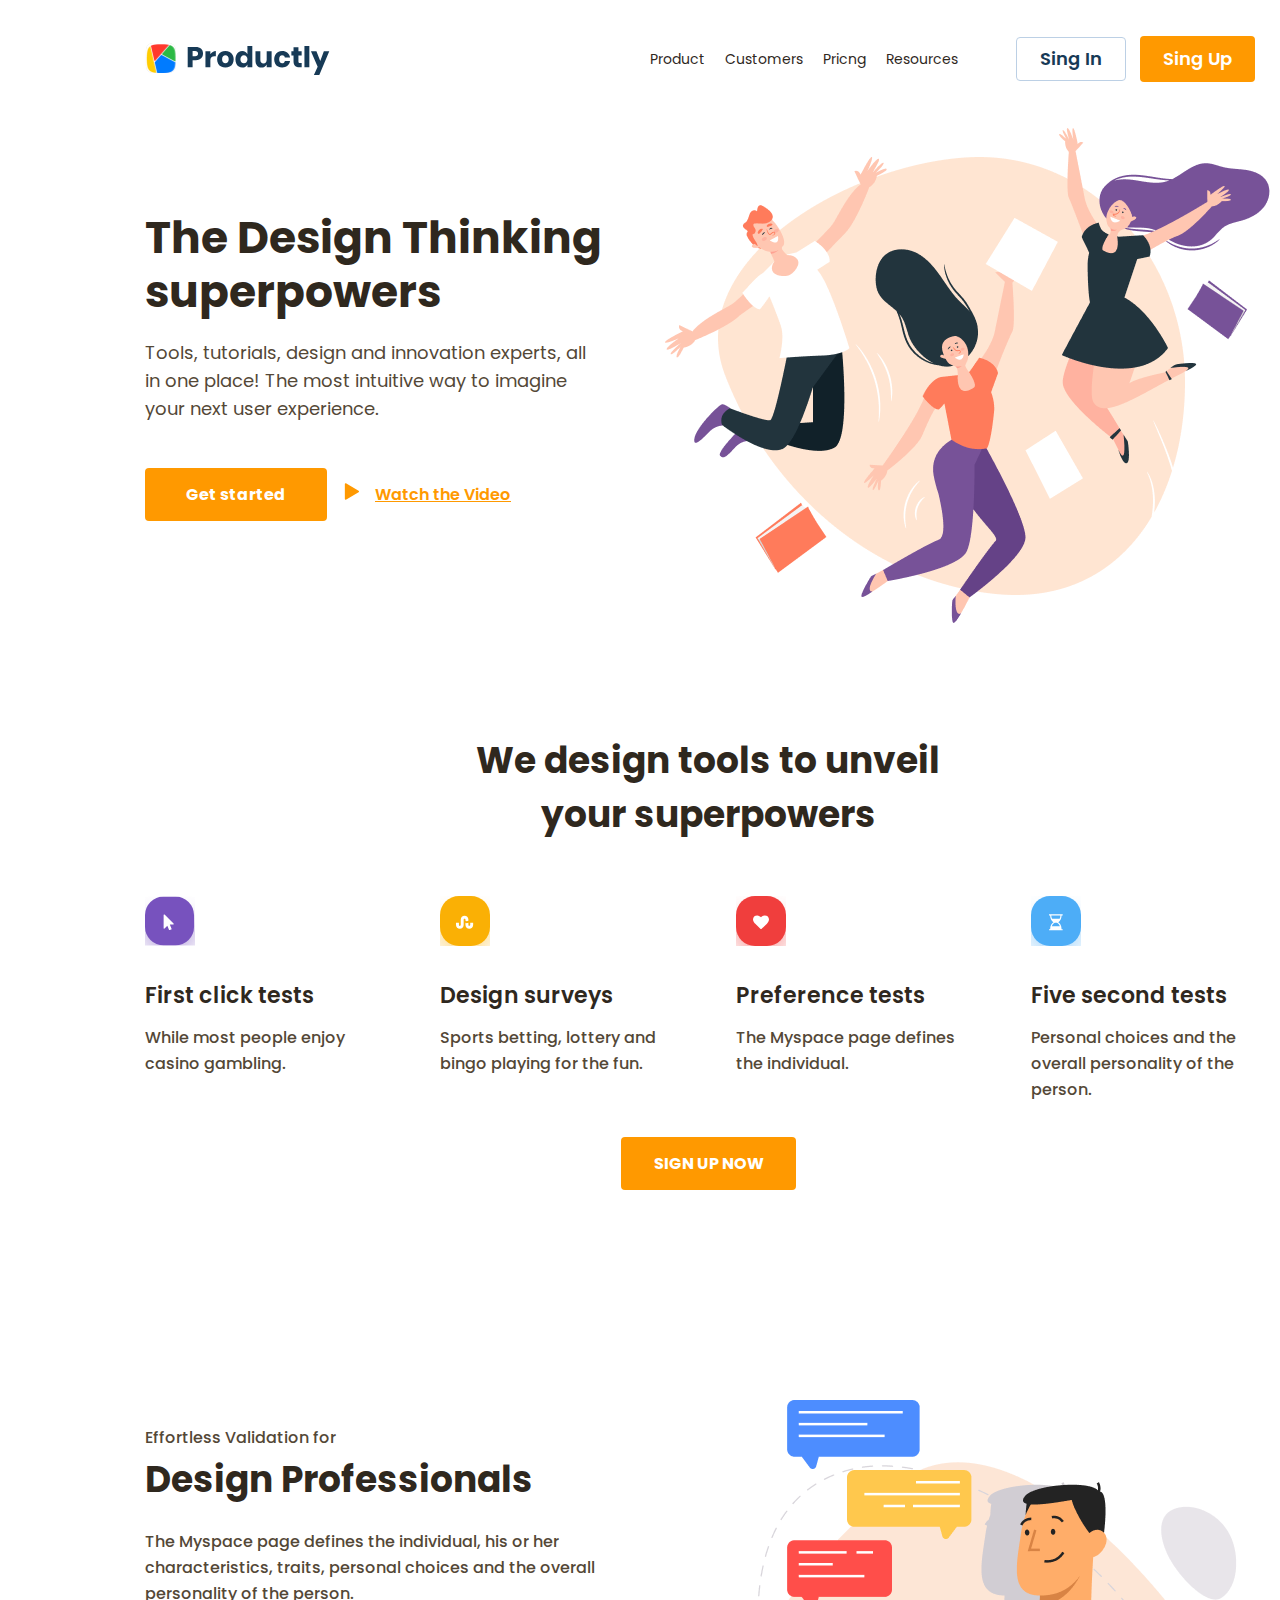
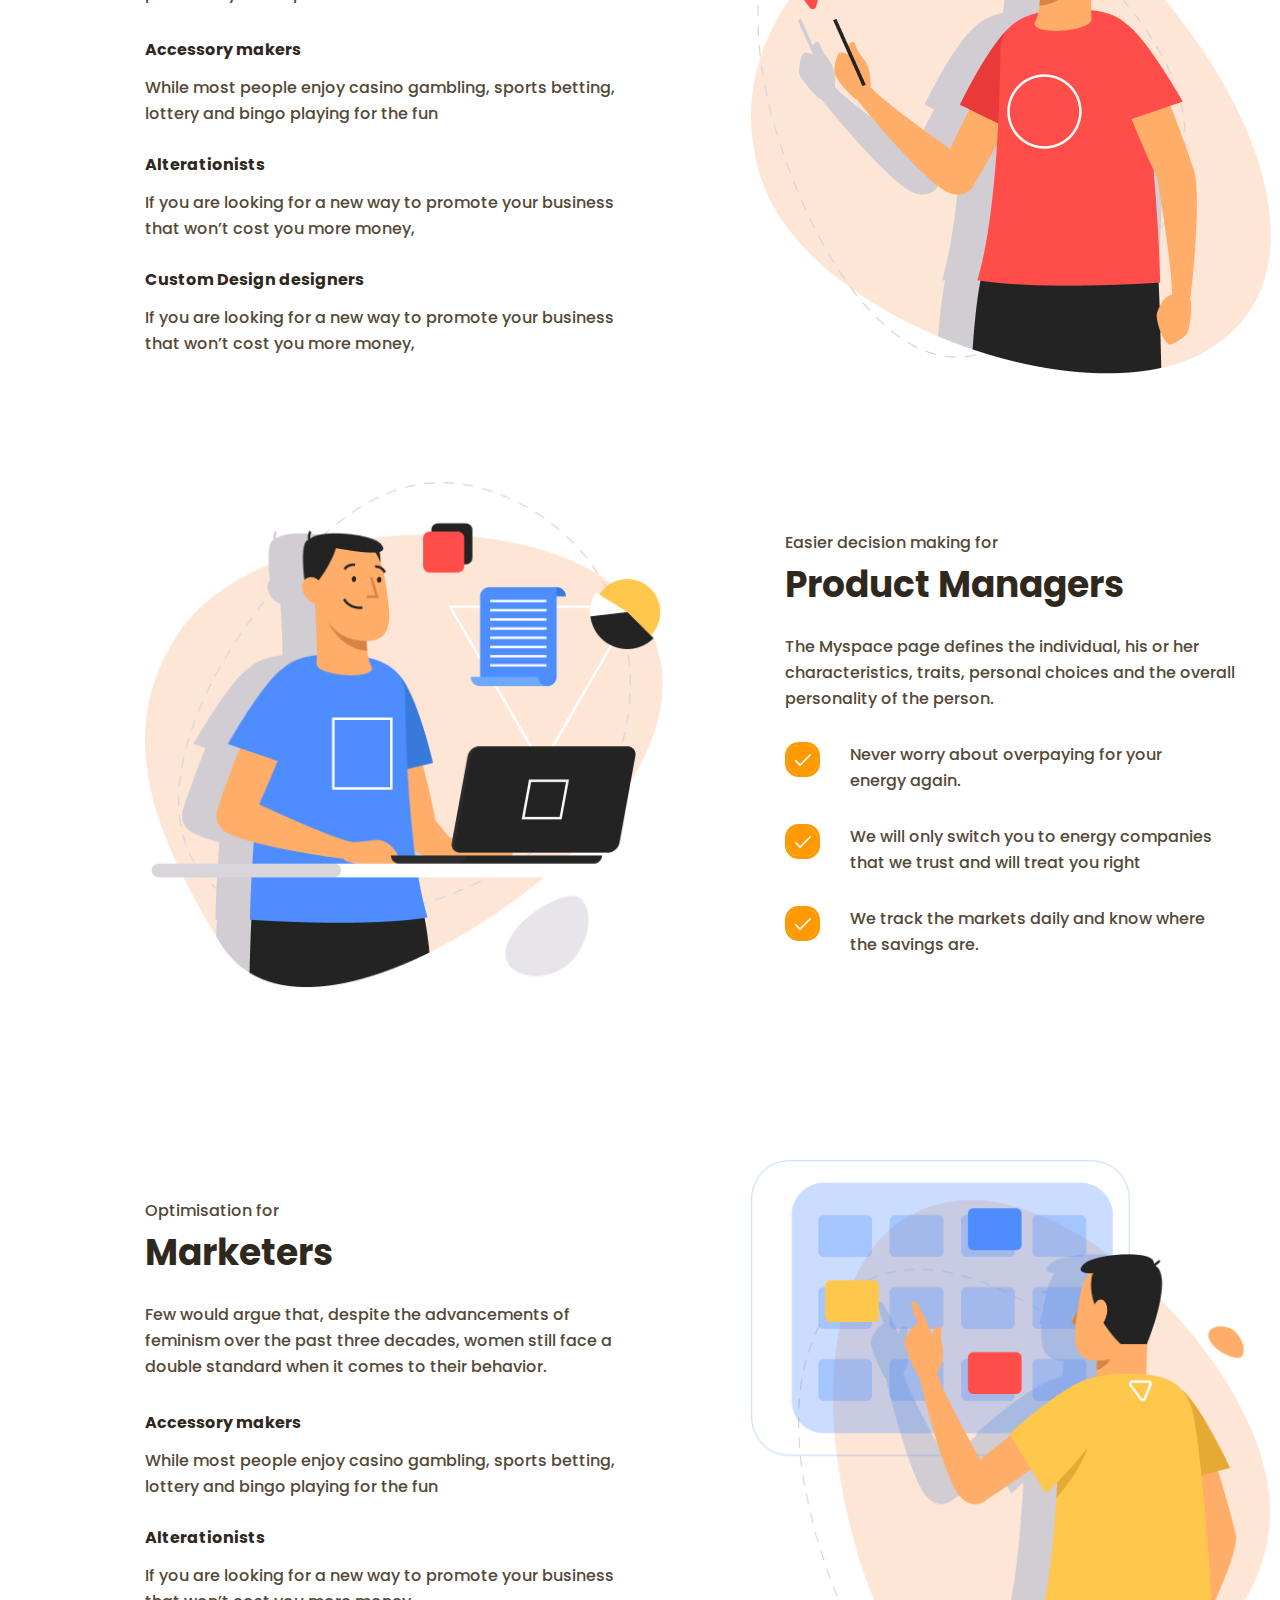
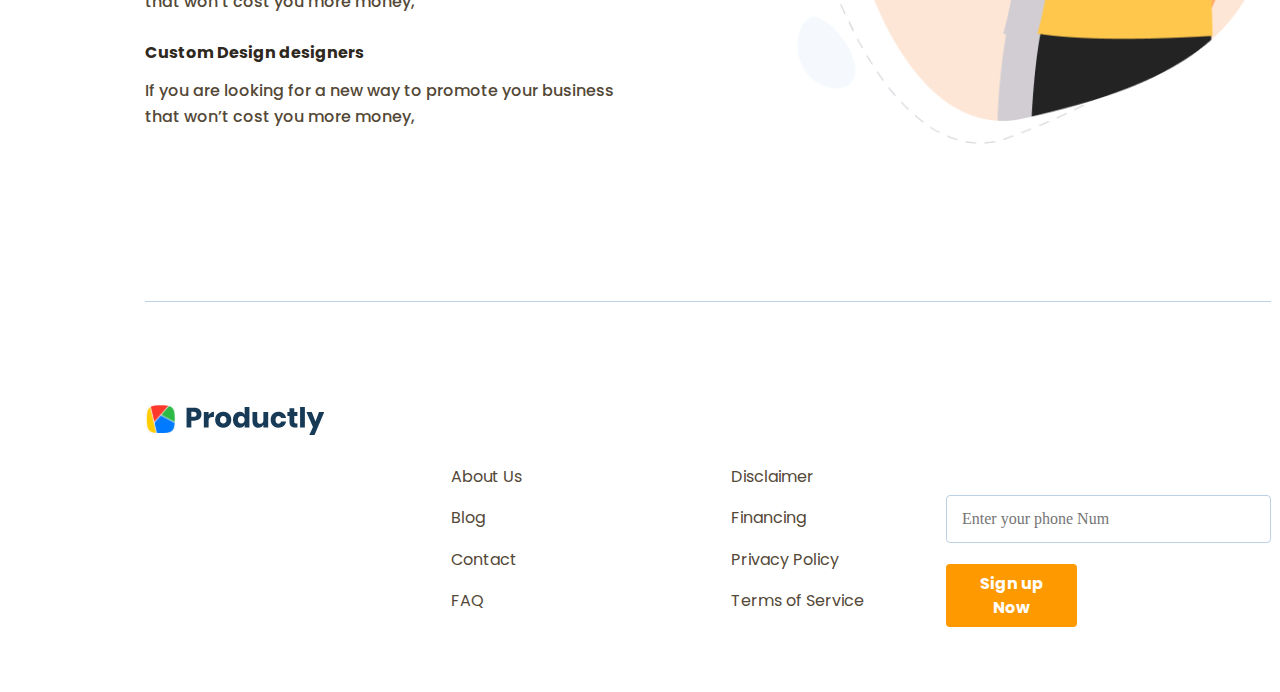
<file:  Lesson 11/pages/index.html>
<!DOCTYPE html>
<html lang="en">
<head>
    <meta charset="UTF-8">
    <meta http-equiv="X-UA-Compatible" content="IE=edge">
    <meta name="viewport" content="width=device-width, initial-scale=1.0">
    <link rel="preconnect" href="https://fonts.googleapis.com">
    <link rel="preconnect" href="https://fonts.gstatic.com" crossorigin>
    <link href="https://fonts.googleapis.com/css2?family=Poppins:wght@400;500;600;700&display=swap" rel="stylesheet">
    <link rel="stylesheet" href="../styles/reset.css">
    <link rel="stylesheet" href="../styles/index.css">
    <!-- силка працює просто і так <link rel="stylesheet" href="/" і вс не пропонував міняти
    ,тому не звертала уваги> -->
    <title>Productly(FlexBox)</title>
</head>
<body>
    <header>
        <div class="header_head">
            <div class="header_left">
                <div class="header_logo">
                    <img src="../images/header/logo.svg" alt="logo">
                </div>
        </div>
        <div class="header_right">
            <nav class="header_nav">
                <ul class="left_list">
                    <li class="left_item">
                        <a href="#" class="left_link">Product</a>
                    </li>
                    <li class="left_item">
                        <a href="#" class="left_link">Customers</a>
                    </li>
                    <li class="left_item">
                        <a href="#" class="left_link">Pricng</a>
                    </li>
                    <li class="left_item">
                        <a href="#" class="left_link">Resources</a>
                    </li>
                </ul>
                <ul class="right_list">
                    <li class="right_item first_item">
                        <a href="#" class="right_link first_link">Sing In</a>
                    </li>
                    <li class="right_item second_item">
                        <a href="#" class="right_link second_link">Sing Up</a>
                    </li>
                </ul>
            </nav>
        </div>        
    </header>
    <main>
        <section class="container">
            <div class="section_first">
                <h1 class="section_title">The Design Thinking superpowers</h1>
                <p class="section_text">
                    Tools, tutorials, design and innovation experts, all in one place! The most intuitive way to imagine your next user experience.  
                </p>
                <ul class="section_list">
                    <li class="section_item__left">
                        <a href="#" class="section_link__left">Get started</a>
                    </li>
                    <li class="section_item__right">
                        <img src="../images/content/btn.svg" alt="btn">
                        <a href="#" class="section_link__right">Watch the Video</a> 
                    </li>
                </ul>
            </div>
            <div class="section_right">
                <img src="../images/content/people.png" alt="people">
            </div>
        </section>
        <section class="feature">
            <div class="feature_section">
                <h2 class="feature_title">We design tools to unveil your superpowers</h2>
            </div>
            <div class="feature_content">
                <div class="content">
                    <img class="content_img" src="../images/content/feathure/click.svg" alt="click">
                    <h3 class="content_title">First click tests</h3>
                    <p class="content_text">While most people enjoy<br>
                                             casino gambling.
                    </p>
                </div>
                <div class="content">
                    <img class="content_img" src="../images/content/feathure/design.svg" alt="design">
                    <h3 class="content_title">Design surveys</h3>
                    <p class="content_text">Sports betting, lottery and<br>
                                            bingo playing for the fun.
                    </p>
                </div>
                <div class="content">
                    <img class="content_img" src="../images/content/feathure/heart.svg" alt="heart">
                    <h3 class="content_title">Preference tests</h3>
                    <p class="content_text">The Myspace page defines<br>
                                            the individual.
                    </p>
                </div>
                <div class="content">
                    <img class="content_img" src="../images/content/feathure/choices.svg" alt="choices">
                    <h3 class="content_title">Five second tests</h3>
                    <p class="content_text">Personal choices and the<br>
                                            overall personality of the<br>
                                            person.
                    </p>
                </div>
            </div>
            <nav class="content_nav">
                <ul class="content_list">
                    <li class="content_item">
                        <a class="content_link" href="#">SIGN UP NOW</a>
                    </li>
                </ul>
            </nav>
        </section>
        <section class="proffecion">
            <div class="first">
                <div class="proffecion_first">
                    <p class="first_text first_text__1">Effortless Validation for</p>
                    <h2 class="proffecion_title">Design Professionals</h2>
                    <p class="proffecion_text proffecion_text_2">
                         The Myspace page defines the individual, his or her<br>
                         characteristics, traits, personal choices and the overall<br>
                         personality of the person.
                    </p>
                    <h3 class="proffecion_title_2">Accessory makers</h3>
                    <p class="proffecion_text">
                        While most people enjoy casino gambling, sports betting,<br>
                       lottery and bingo playing for the fun
                    </p>
                    <h3 class="proffecion_title_2">Alterationists</h3>
                    <p class="proffecion_text">
                        If you are looking for a new way to promote your business<br>
                        that won’t cost you more money, 
                    </p>
                    <h3 class="proffecion_title_2">Custom Design designers</h3>
                    <p class="proffecion_text">
                        If you are looking for a new way to promote your business<br>
                        that won’t cost you more money, 
                    </p>
                </div>
                <div class="first_img">
                    <img src="../images/content/profesion/design.png" alt="Design Professionals">
                </div>
            </div>
            <div class="second">
                <div class="first_img">
                    <img src="../images/content/profesion/manager.png" alt="Product Managers">
                </div>
                <div class="proffecion_first">
                    <p class="first_text second_text__1">Easier decision making for</p>
                    <h2 class="proffecion_title">Product Managers</h2>
                    <p class="proffecion_text proffecion_text_2">
                         The Myspace page defines the individual, his or her<br>
                         characteristics, traits, personal choices and the overall<br>
                         personality of the person.
                    </p>
                    <div class="second_content">
                       <img class="second_img" src="../images/content/profesion/checkbox.svg" alt="checkbox">
                        <p class="second_text">Never worry about overpaying for your energy again. </p>
                    </div>
                    <div class="second_content">
                        <img class="second_img" src="../images/content/profesion/checkbox.svg" alt="checkbox">
                         <p class="second_text">We will only switch you to energy companies that we trust and will treat you right </p>
                     </div>
                     <div class="second_content">
                        <img class="second_img" src="../images/content/profesion/checkbox.svg" alt="checkbox">
                         <p class="second_text">We track the markets daily and know where the savings are. </p>
                     </div>
                </div>
            </div>
            <div class="last">
                <div class="proffecion_first">
                    <p class="first_text last_text__1">Optimisation for</p>
                    <h2 class="proffecion_title">Marketers</h2>
                    <p class="proffecion_text proffecion_text_2">
                        Few would argue that, despite the advancements of<br>
                        feminism over the past three decades, women still face a<br>
                        double standard when it comes to their behavior. 
                    </p>
                    <h3 class="proffecion_title_2">Accessory makers</h3>
                    <p class="proffecion_text">
                        While most people enjoy casino gambling, sports betting,<br>
                       lottery and bingo playing for the fun
                    </p>
                    <h3 class="proffecion_title_2">Alterationists</h3>
                    <p class="proffecion_text">
                        If you are looking for a new way to promote your business<br>
                        that won’t cost you more money, 
                    </p>
                    <h3 class="proffecion_title_2">Custom Design designers</h3>
                    <p class="proffecion_text">
                        If you are looking for a new way to promote your business<br>
                        that won’t cost you more money, 
                    </p>
                </div>
                <div class="first_img">
                    <img src="../images/content/profesion/marketers.png" alt="Marketers">
                </div>
            </div>
        </section>
    </main>
    <footer>
        <div class="footer">
            <div class="footer_logo">
                <img src="../images/footer/logo.svg" alt="logo">
            </div>
            <nav class="footer_nav">
                <ul class="footer_list">
                    <li class="footer_item"><a href="#" class="footer_link">About Us</a></li>
                    <li class="footer_item"><a href="#" class="footer_link">Blog</a></li>
                    <li class="footer_item"><a href="#" class="footer_link">Contact</a></li>
                    <li class="footer_item"><a href="#" class="footer_link">FAQ</a></li>
                </ul>
                <ul class="footer_list">
                    <li class="footer_item"><a href="#" class="footer_link">Disclaimer</a></li>
                    <li class="footer_item"><a href="#" class="footer_link">Financing</a></li>
                    <li class="footer_item"><a href="#" class="footer_link">Privacy Policy</a></li>
                    <li class="footer_item"><a href="#" class="footer_link">Terms of Service</a></li>
                </ul>
            </nav>
            <div class="footer_btn">
                <input type="text" class="footer_input" placeholder="Enter your phone Num">
                <ul class="footer_btn__list">
                    <li class="footer_btn__item">
                        <a href="#" class="footer_btn__link">Sign up Now</a>
                    </li>
                </ul>
                
            </div>
        </div>
    </footer>
</body>
</html>
</file>
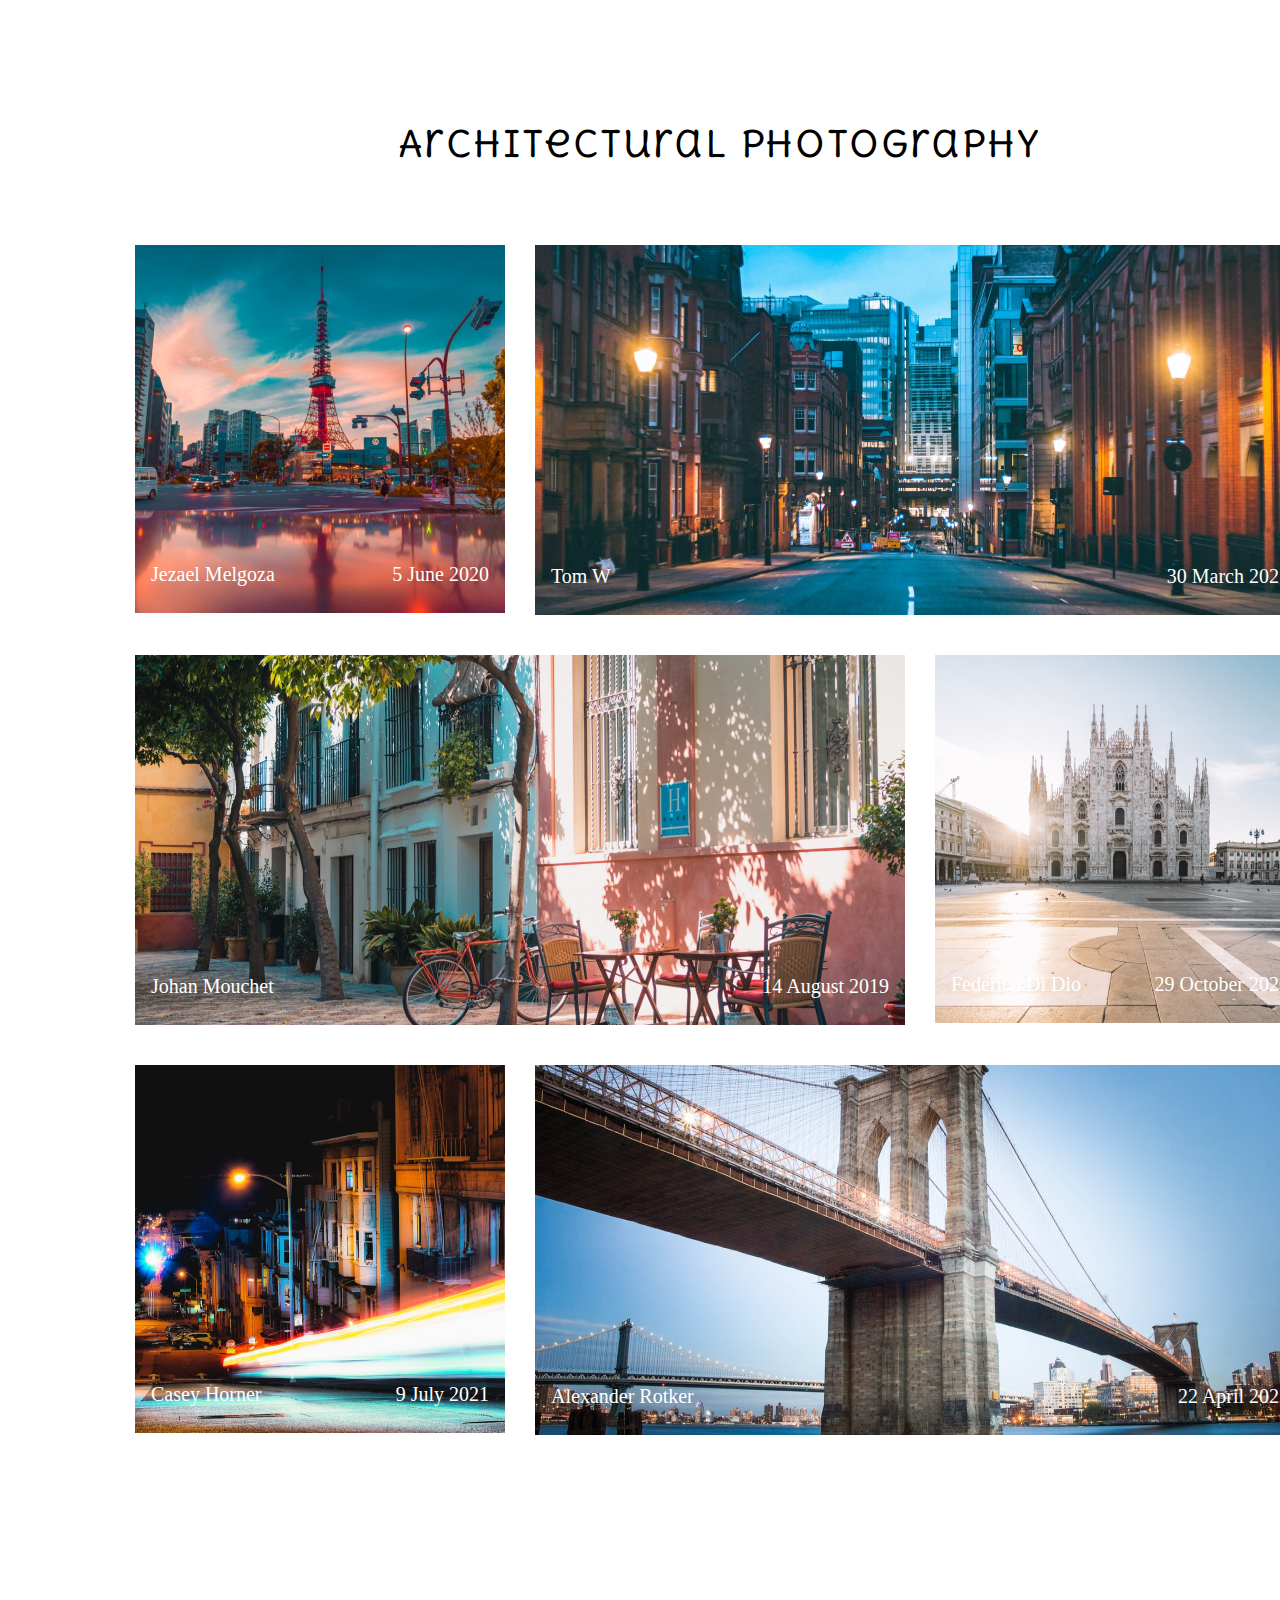
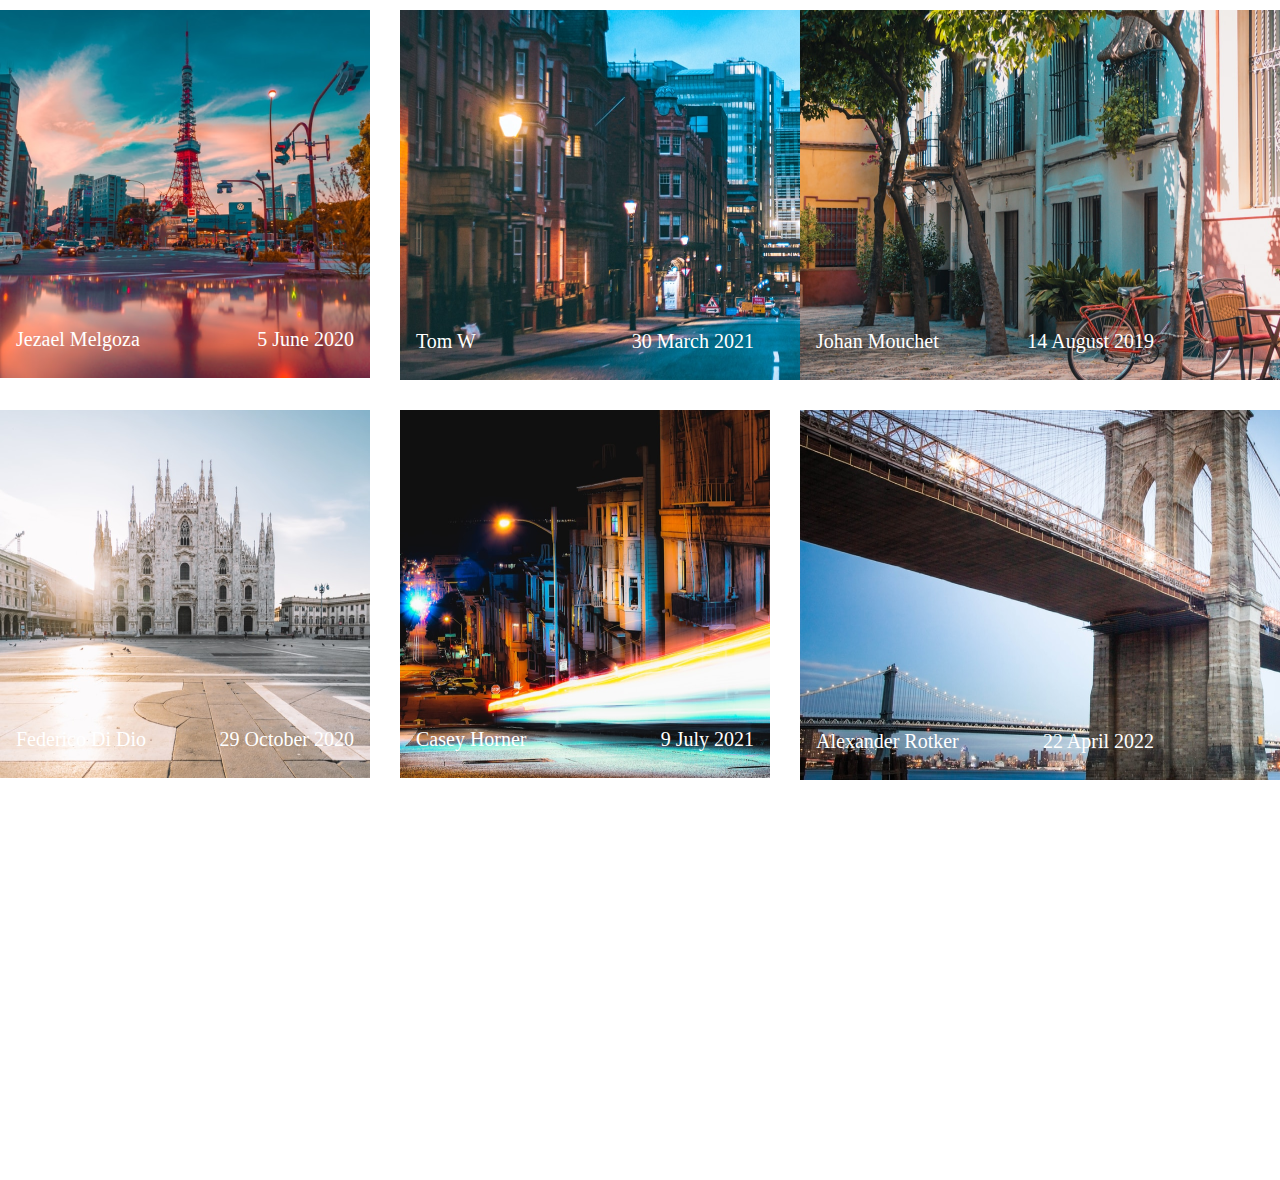
<file: Lesson 12/pages/index.html>
<!DOCTYPE html>
<html lang="en">
<head>
    <meta charset="UTF-8">
    <meta http-equiv="X-UA-Compatible" content="IE=edge">
    <meta name="viewport" content="width=device-width, initial-scale=1.0">
    <link rel="stylesheet" href="../styles/reset.css">
    <link rel="stylesheet" href="../styles/index.css">
    <link rel="preconnect" href="https://fonts.googleapis.com">
    <link rel="preconnect" href="https://fonts.gstatic.com" crossorigin>
    <link href="https://fonts.googleapis.com/css2?family=Delius+Unicase&display=swap" rel="stylesheet">
    <title>Photography</title>
</head>
<body>
    <header>
        <h2>Architectural Photography</h2>
    </header>
    <main>
        <div class="wrapper">
            <div class="img_item">
                <img  src="../assets/image-1.png" alt="Jezael Melgoza"/>
                <div class="figcaption">
                    <span class="bottom-left">Jezael Melgoza</span>
                    <span class="bottom-right">5 June 2020</span>
                 </div>
            </div>  
            <div class="img_item1">
                <img  src="../assets/image.png" alt="Tom W"/>
                <div class="figcaption">
                    <span class="bottom-left">Tom W</span>
                    <span class="bottom-right">30 March 2021</span>
                </div>
            </div>
        </div>
        <div class="wrapper_2">
            <div class="img_item2">
                <img src="../assets/image (1).png" alt="Johan Mouchet"/>
                <div class="figcaption">
                    <span class="bottom-left">Johan Mouchet</span>
                    <span class="bottom-right">14 August 2019</span>
                </div>
            </div>     
            <div class="img_item3">
                <img src="../assets/image-1 (1).png" alt="Federico Di Dio"/>
                <div class="figcaption">
                    <span class="bottom-left">Federico Di Dio</span>
                    <span class="bottom-right">29 October 2020 </span>
                </div>
            </div>
        </div>
        <div class="wrapper">
            <div class="img_item4">
                <a href="#"><img src="../assets/image-1 (2).png" alt="Casey Horner"/></a>
                <div class="figcaption">
                    <span class="bottom-left">Casey Horner</span>
                    <span class="bottom-right">9 July 2021</span>
                </div>
            </div>
            <div class="img_item5">
                <a href="#"><img src="../assets/image (2).png" alt="Alexander Rotker"/></a>
                <div class="figcaption"> 
                    <span class="bottom-left">Alexander Rotker</span>
                    <span class="bottom-right">22 April 2022</span>
                </div>
            </div>
        </div>
    </main>
    <section class="grid-example">
        <div class="img_item">
            <img  src="../assets/image-1.png" alt="Jezael Melgoza"/>
            <div class="figcaption">
                <span class="bottom-left">Jezael Melgoza</span>
                <span class="bottom-right">5 June 2020</span>
            </div>
        </div>
        <div class="img_item1">
            <img  src="../assets/image.png" alt="Tom W"/>
            <div class="figcaption">
                <span class="bottom-left">Tom W</span>
                <span class="bottom-right">30 March 2021</span>
            </div>
        </div>
        <div class="img_item2">
            <img src="../assets/image (1).png" alt="Johan Mouchet"/>
            <div class="figcaption">
                <span class="bottom-left">Johan Mouchet</span>
                <span class="bottom-right">14 August 2019</span>
            </div>
        </div>
        <div class="img_item3">
            <img src="../assets/image-1 (1).png" alt="Federico Di Dio"/>
            <div class="figcaption">
                <span class="bottom-left">Federico Di Dio</span>
                <span class="bottom-right">29 October 2020 </span>
            </div>
        </div>
        <div class="img_item4">
            <a href="#"><img src="../assets/image-1 (2).png" alt="Casey Horner"/></a>
            <div class="figcaption">
                <span class="bottom-left">Casey Horner</span>
                <span class="bottom-right">9 July 2021</span>
            </div>
        </div>
        <div class="img_item5">
            <a href="#"><img src="../assets/image (2).png" alt="Alexander Rotker"/></a>
            <div class="figcaption">
                <span class="bottom-left">Alexander Rotker</span>
                <span class="bottom-right">22 April 2022</span>
            </div>
        </div>
    </section>
    
</body>
</html>
</file>
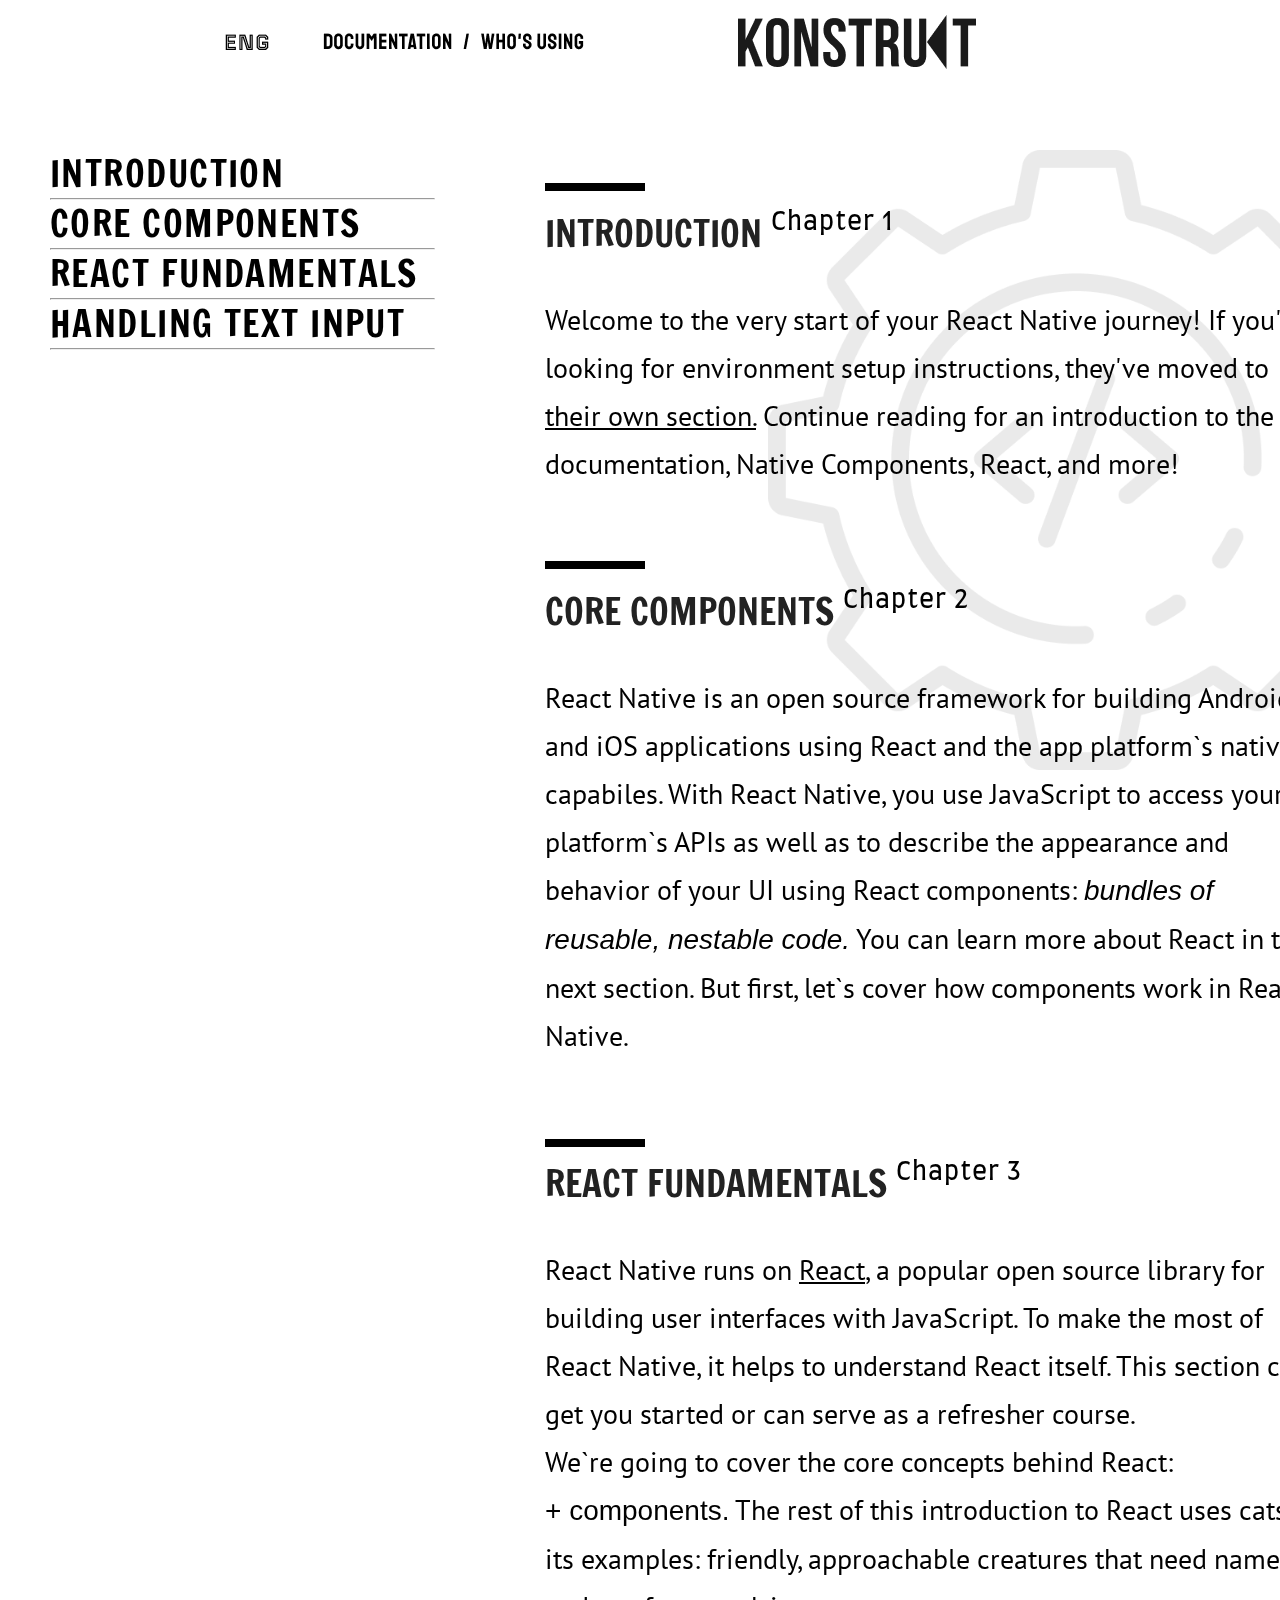
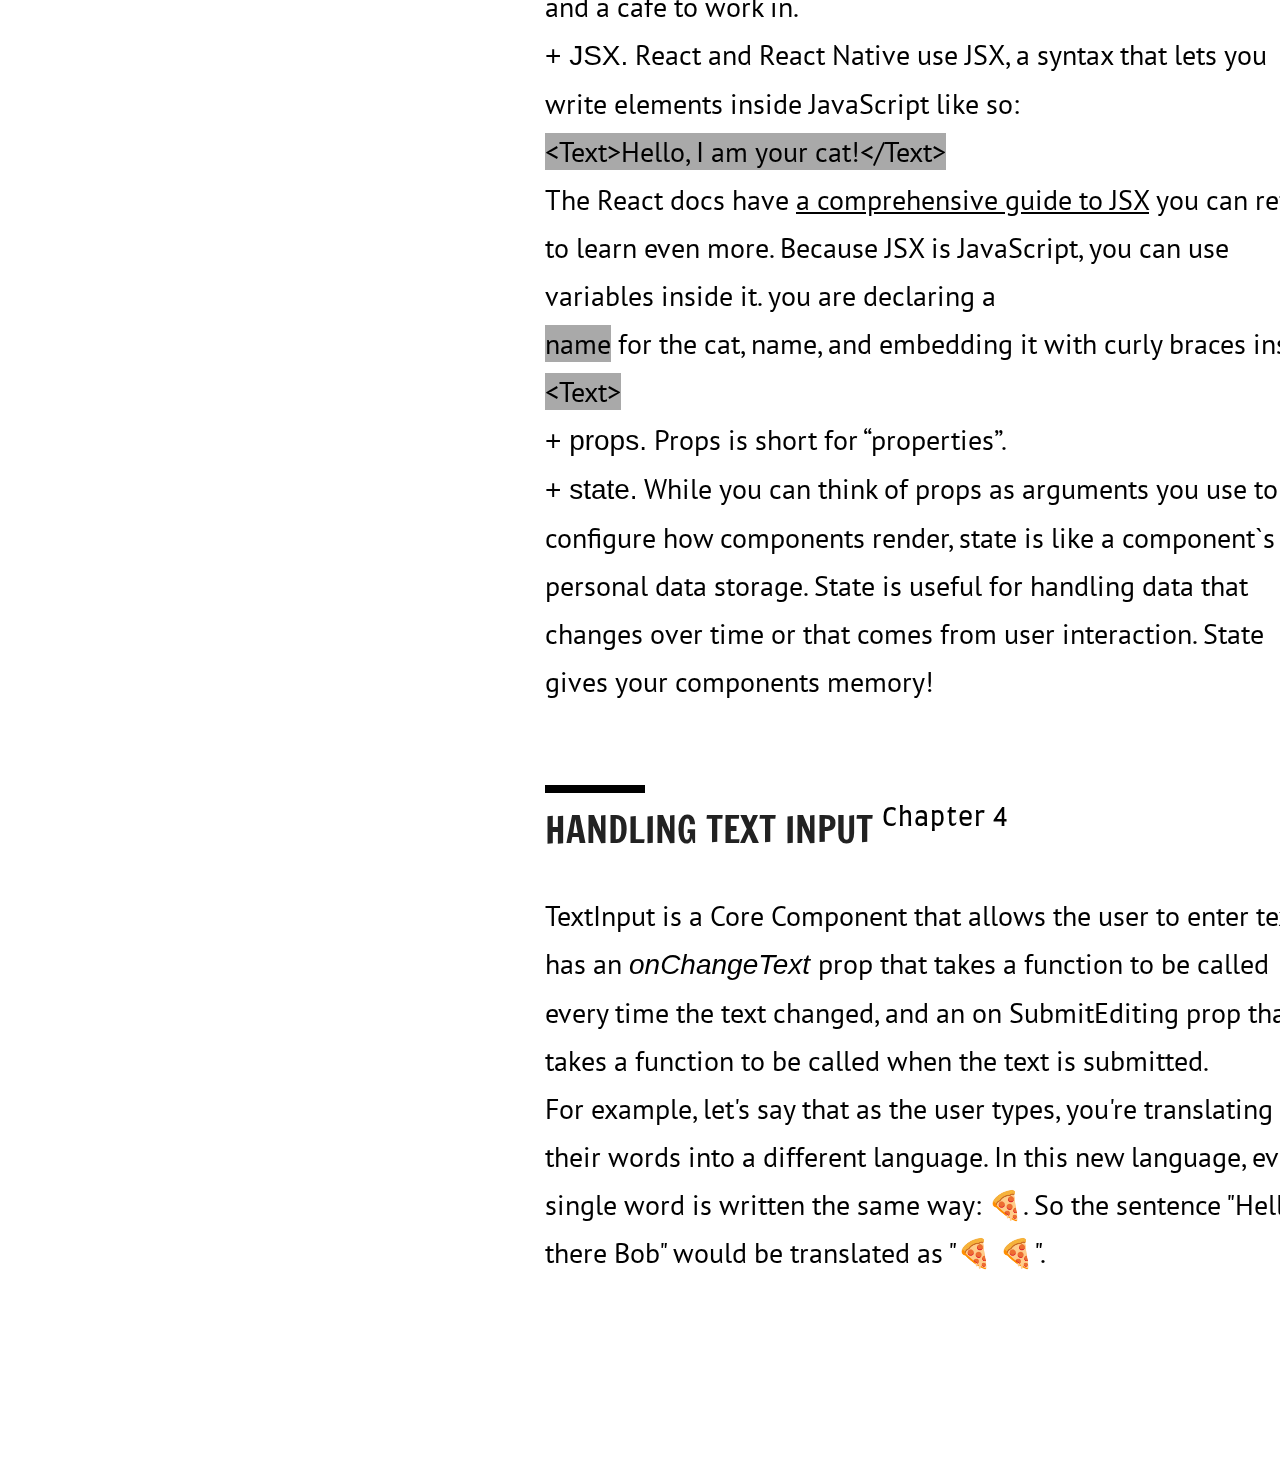
<file: Lesson 13-14/pages/index.html>
<!DOCTYPE html>
<html lang="en">
<head>
    <meta charset="UTF-8">
    <meta http-equiv="X-UA-Compatible" content="IE=edge">
    <meta name="viewport" content="width=device-width, initial-scale=1.0">
    <link rel="stylesheet" href="../styles/reset.css">
    <link rel="stylesheet" href="../styles/index.css">
    <link rel="preconnect" href="https://fonts.googleapis.com">
    <link rel="preconnect" href="https://fonts.gstatic.com" crossorigin>
    <link href="https://fonts.googleapis.com/css2?family=Farro:wght@300&family=Francois+One&family=PT+Sans:ital,wght@0,400;0,700;1,400&display=swap" rel="stylesheet">
    <title>Documentation</title>
</head>
<!-- я кинула в валідатор і бачу, що секція і стаття повинні мати заголовки,але в мене вийшло з h2 поставити регістр ніяк, а взагалі тут веселий код-дурня вийшов :D -->
<body>
    <header>
        <div class="container">
            <nav class="container_item">
                <img class="lang" src="../images/ENG.png" alt="lang">
                <img src="../images/nav.png" alt="nav">
                <img class="logo" src="../images/company-logo-black.png" alt="company-logo">
            </nav>
        </div>
    </header>
    <main>
        <aside class="side-bar-item">
            <a href="#title1">INTRODUCTION</a>
            <hr>
            <a href="#title2">CORE COMPONENTS</a>
            <hr>
            <a href="#title3">REACT FUNDAMENTALS</a>
            <hr>
            <a href="#title4">HANDLING TEXT INPUT</a>
            <hr>
        </aside>
        <div class="wrapper">
            <div class="section-item">
                <section class="main-chapter-1">
                    <a href="#"><img src="../images/divider.png" alt=""></a>
                    <a name="title1"></a>
                    <p class="title">INTRODUCTION&nbsp;<sup>Chapter&nbsp;1</sup></p>   
                </section>
                <article>Welcome to the very start of your React Native journey!
                    If you're looking for environment setup instructions, they've moved to <u>their own section.</u> 
                     Continue reading for an introduction to the documentation, Native Components, React, and more!
                </article>
            </div>
            <div class="section-item">
                <section class="main-chapter-2">
                    <a href="#"><img src="../images/divider.png" alt=""></a>
                    <a name="title2"></a>
                    <p class="title">CORE COMPONENTS&nbsp;<sup>Chapter&nbsp;2</sup></p>  
                </section>
                <article>React Native is an open source framework for building Android and iOS applications using React and the app platform&grave;s native capabiles. 
                    With React Native, you use JavaScript to access your platform&grave;s APIs as well as to describe the appearance and behavior of your UI using React components:
                    <i>bundles of reusable, nestable code.</i> You can learn more about React in the next section. But first, let&grave;s cover how components work in React Native.
                </article> 
            </div>
            <div class="section-item">
                <section class="main-chapter-3">
                    <a href="#"></a><img src="../images/divider.png" alt=""></a>
                    <a name="title3"></a>
                    <p class="title">REACT FUNDAMENTALS&nbsp;<sup>Chapter&nbsp;3</sup></p>
                </section>
                <article>
                    <p>React Native runs on <u>React</u>, a popular open source library for building user interfaces with JavaScript. 
                        To make the most of React Native, it helps to understand React itself. 
                        This section can get you started or can serve as a refresher course.</p>
                    <p>We&grave;re going to cover the core concepts behind React:</p>
                    <p><b>+ components.</b> The rest of this introduction to React uses cats in its examples: friendly, approachable creatures that need names and a cafe to work in.</p>
                    <p><b>+ JSX.</b> React and React Native use JSX, a syntax that lets you write elements inside JavaScript like so:  
                       <pre><code>&lt;Text&gt;Hello, I am your cat!&lt;/Text&gt;</code></pre> </p>
                    <p>The React docs have <u>a comprehensive guide to JSX</u> you can refer to learn even more. Because JSX is JavaScript, you can use variables inside it. 
                         you are declaring a <pre><code>name</code></pre> for the cat, name, and embedding it with curly braces inside <pre><code>&lt;Text&gt;</code></pre></p>
                    <p><b>+ props.</b> Props is short for “properties”.</p>  
                    <p><b>+ state.</b> While you can think of props as arguments you use to configure how components render, state is like a component&grave;s personal data storage. 
                            State is useful for handling data that changes over time or that comes from user interaction.
                            State gives your components memory!</p>
                </article>   
            </div>
            <div class="section-item">
                <section class="main-chapter-4">
                    <a href="#"></a><img src="../images/divider.png" alt=""></a>
                    <a name="title4"></a>
                    <p class="title">HANDLING TEXT INPUT&nbsp;<sup>Chapter&nbsp;4</sup></p>   
                </section>
                <article>
                    <p> TextInput is a Core Component that allows the user to enter text.
                         It has an <i>onChangeText </i>prop that takes a function to be called every time the text changed, and an on SubmitEditing prop that takes a function to be called when the text is submitted.</p>
                    <p> For example, let's say that as the user types, you're translating their words into a different language. 
                        In this new language, every single word is written the same way: 🍕. So the sentence "Hello there Bob" would be translated as "🍕 🍕".</p>
                </article>
            </div>
        </div>
    </main>
</body>
</html>
</file>
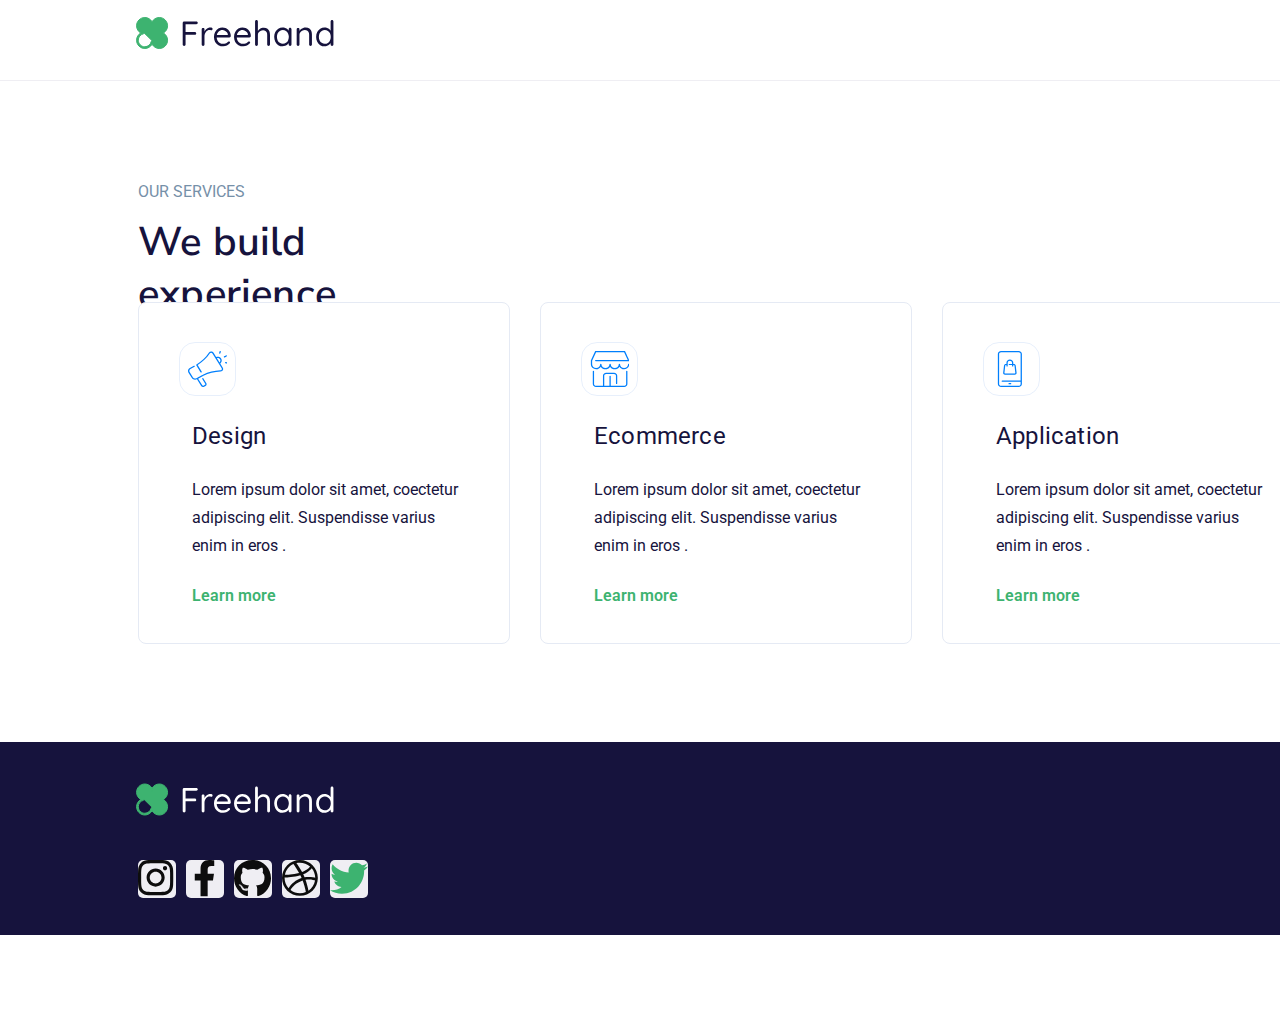
<file: Lesson 16/pages/index.html>
<!DOCTYPE html>
<html lang="en">
<head>
    <meta charset="UTF-8">
    <meta http-equiv="X-UA-Compatible" content="IE=edge">
    <meta name="viewport" content="width=device-width, initial-scale=1.0">
    <link rel="stylesheet" href="../styles/resset.css">
    <link rel="stylesheet" href="../styles/index.css">
    <title>Document</title>
    <!--коротше у мене тут з ховером свгшок нічого так і не вийшло і щось я занадто довго застрягла тут і не йду далі, 
      я виправлю це,як тільки зрозумію (бо неможу ніяк перейти далі, і якщо не відставлю поки то зовсім злечу з руху по домашкам)-->
</head>
<body>
    <header>
      <div class="wrapper_logo">
        <svg class="icon_item_logo">
            <use xlink:href="./sprite2.svg#logo"></use>
        </svg>
      </div>
    </header>
    <main>
      <h2>OUR SERVICES</h2>
      <h1>We build experience</h1>
      <div class="wrapper_service">
        <div class="cards_item">
          <div class="content">
            <div class="wrapper_vector">
              <svg class="icon_item">
                <use xlink:href="./sprite2.svg#Vector"></use>
              </svg>
              <!-- <svg class="icon_item_hover">
                <use xlink:href="./sprite4.svg#Vector_3"></use>
              </svg> -->
            </div>
            <span class="title_item">Design</span>
            <p class="lorem_item">Lorem ipsum dolor sit amet, coectetur adipiscing elit. Suspendisse varius enim in eros .</p>
            <a class="link_item" href="#">Learn more</a>
          </div>
      </div>
      <div class="cards_item">
        <div class="content">
          <div class="wrapper_vector">
            <svg class="icon_item">
                <use xlink:href="./sprite2.svg#Vector_1"></use>
            </svg>
            <!-- <svg class="icon_item_hover">
              <use xlink:href="./sprite4.svg#Vector_4"></use>
          </svg> -->
          </div>
          <span class="title_item">Ecommerce</span>
          <p class="lorem_item">Lorem ipsum dolor sit amet, coectetur adipiscing elit. Suspendisse varius enim in eros .</p>
          <a class="link_item" href="#">Learn more</a>
        </div>
      </div>
      <div class="cards_item">
        <div class="content">
          <div class="wrapper_vector">
            <svg class="icon_item">
                <use xlink:href="./sprite2.svg#Vector_2"></use>
            </svg>
            <!-- <svg class="icon_item_hover">
              <use xlink:href="./sprite4.svg#Vector_5"></use>
          </svg> -->
          </div>
          <span class="title_item">Application</span>
          <p class="lorem_item">Lorem ipsum dolor sit amet, coectetur adipiscing elit. Suspendisse varius enim in eros .</p>
          <a class="link_item" href="#">Learn more</a>
        </div>
      </div>
    </main>
    <footer>
      <div class="wrapper">
        <div class="wrapper_logo_footer">
          <svg class="icon_item_logo">
            <use xlink:href="./sprite2.svg#Logo_2"></use>
          </svg>
        </div>
        <div class="wrapper_socials_item">
          <div class="socials_item">
            <svg class="socials_item_icon">
              <use xlink:href="./sprite3.svg#inst"></use>
            </svg>
          </div>
          <div class="socials_item">
            <svg class="socials_item_icon">
              <use xlink:href="./sprite3.svg#faceb"></use>
            </svg>
          </div>
          <div class="socials_item">
            <svg class="socials_item_icon">
              <use xlink:href="./sprite3.svg#gid"></use>
            </svg>
          </div>
          <div class="socials_item">
            <svg class="socials_item_icon">
              <use xlink:href="./sprite3.svg#drib"></use>
            </svg>
          </div>
          <div class="socials_item">
            <svg class="socials_item_icon">
              <use xlink:href="./sprite3.svg#twit"></use>
            </svg>
          </div>
        </div>
      </div>
    </footer>
</body>
</html>
</file>
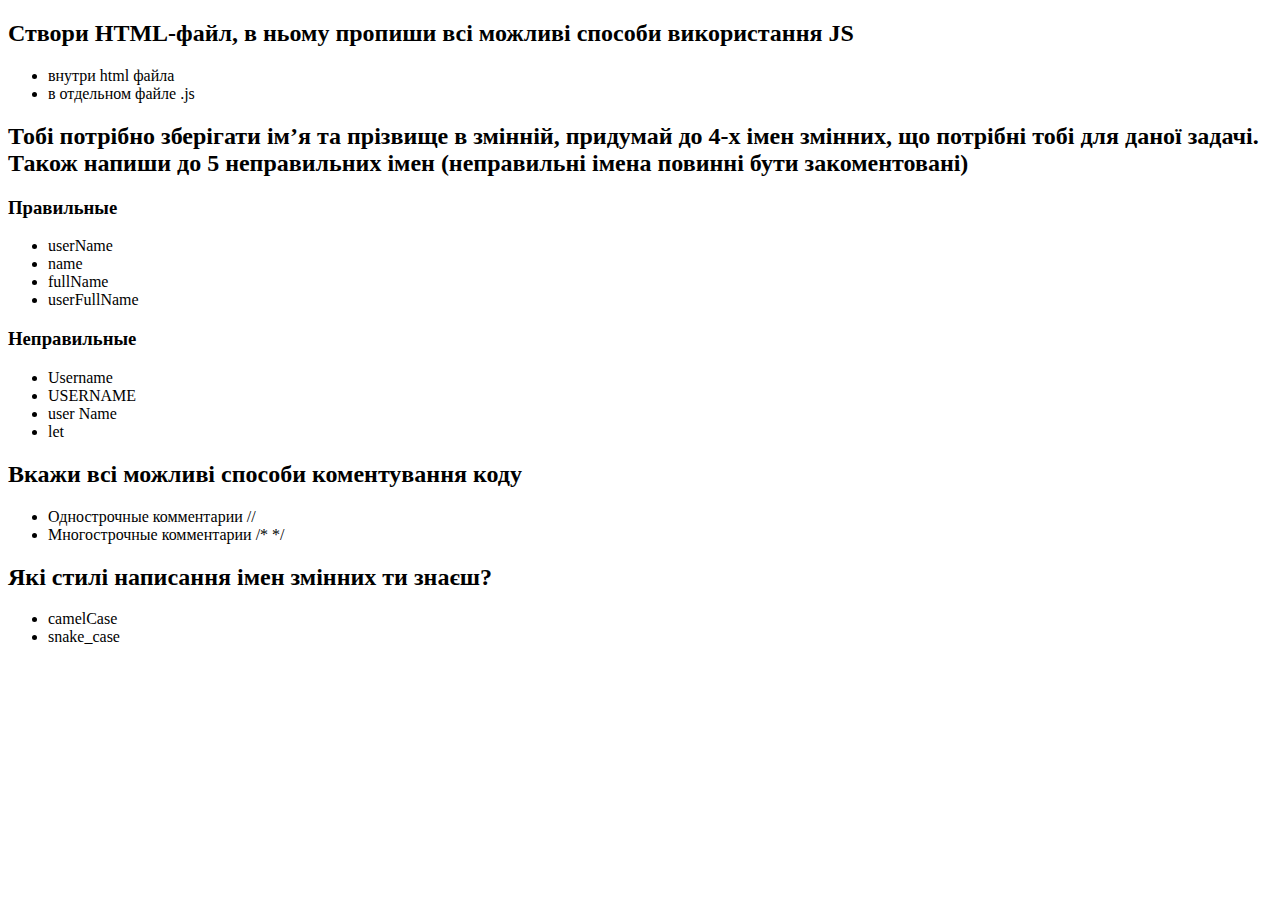
<file: Lesson 29/pages/index.html>
<!DOCTYPE html>
<html lang="ua">
  <head>
    <meta charset="UTF-8" />
    <meta http-equiv="X-UA-Compatible" content="IE=edge" >
    <meta name="viewport" content="width=device-width, initial-scale=1.0" >
    <title>Document</title>
  </head>
  <body>
    <h2>
      Створи HTML-файл, в ньому пропиши всі можливі способи використання JS
    </h2>
    <ul>
      <li>внутри html файла</li>
      <li>в отдельном файле .js</li>
    </ul>
    <h2>
      Тобі потрібно зберігати ім’я та прізвище в змінній, придумай до 4-х імен
      змінних, що потрібні тобі для даної задачі. Також напиши до 5 неправильних
      імен (неправильні імена повинні бути закоментовані)
    </h2>
    <h3>Правильные</h3>
    <ul>
      <li>userName</li>
      <li>name</li>
      <li>fullName</li>
      <li>userFullName</li>
    </ul>
    <h3>Неправильные</h3>
    <ul>
      <li>Username</li>
      <li>USERNAME</li>
      <li>user Name</li>
      <li>let</li>
    </ul>
    <h2>Вкажи всі можливі способи коментування коду</h2>
    <ul>
      <li>Однострочные комментарии //</li>
      <li>Многострочные комментарии /* */</li>
    </ul>
    <h2>Які стилі написання імен змінних ти знаєш?</h2>
    <ul>
      <li>camelCase</li>
      <li>snake_case</li>
    </ul>
    <script src="../js/main.js"></script>
  </body>
</html>
</file>
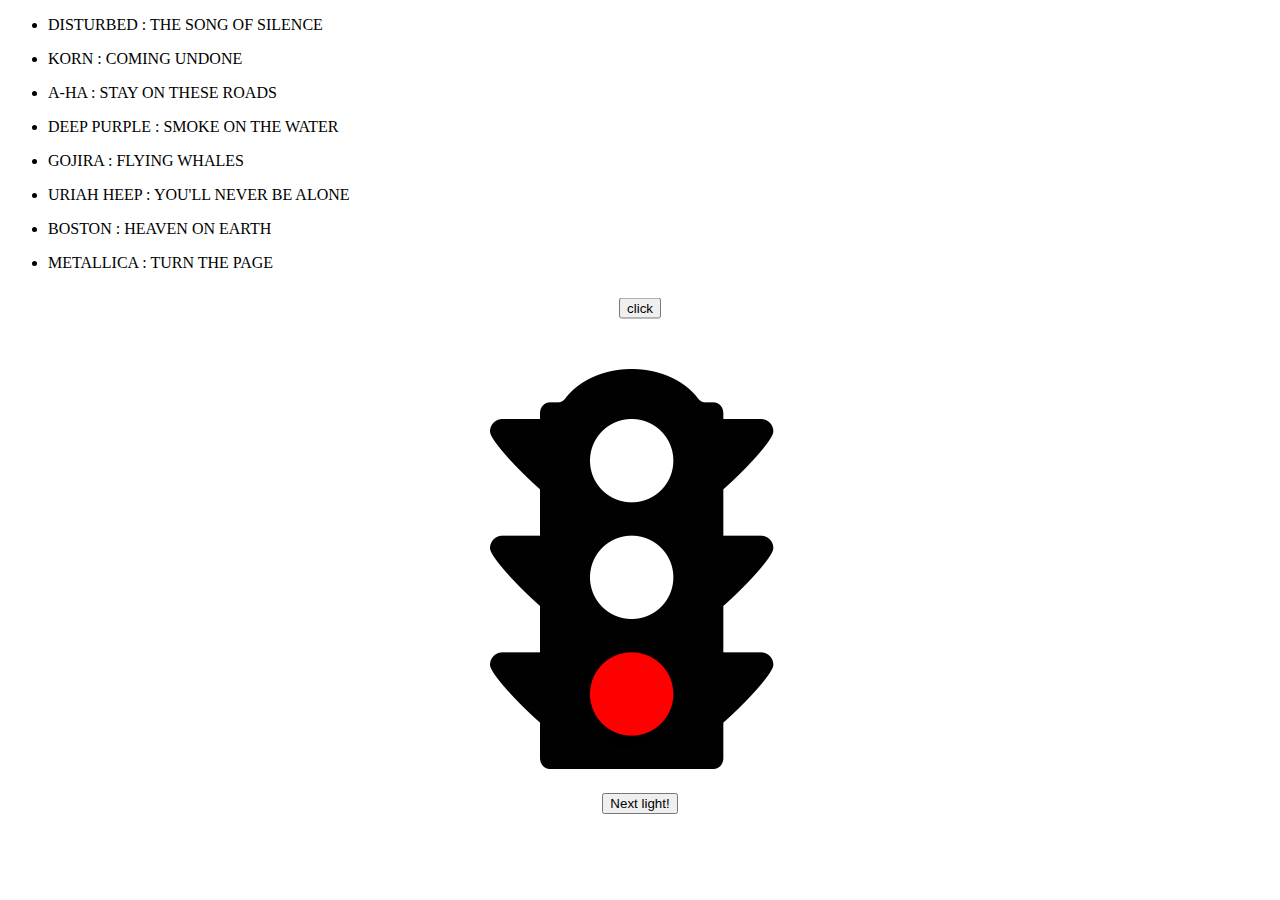
<file: Lesson 35/pages/index.html>
<!DOCTYPE html>
<html lang="en">
<head>
    <meta charset="UTF-8">
    <meta http-equiv="X-UA-Compatible" content="IE=edge">
    <meta name="viewport" content="width=device-width, initial-scale=1.0">
    <title>Document</title>
    <link rel="stylesheet" href="../styles/styles.css">
</head>
<body>
    <main>
        <section class="first-task">
            
        </section>
        <section class="second-task">
            <button class="btn"> click </button>
            <div class="modal">
                <img src="../images/cartoons.jpeg">
                <button class="btn--close">&times;</button>
            </div>
        </section>
        <section class="third-task">
            <div class="trafficlight__img">
                <img src="../images/trafic.png">
            </div>
            <div class="trafficlight__list">
                <div id="red" class="trafficlight trafficlight--red"></div>
                <div id="orange" class="trafficlight"></div>
                <div id="green"class="trafficlight"></div>
            </div>
            <button id="traffic__btn" class="trafficlight__btn">Next light!</button>
        </section>
    </main>
    <script src="../scripts/main.js"></script>
</body>
</html>
</file>
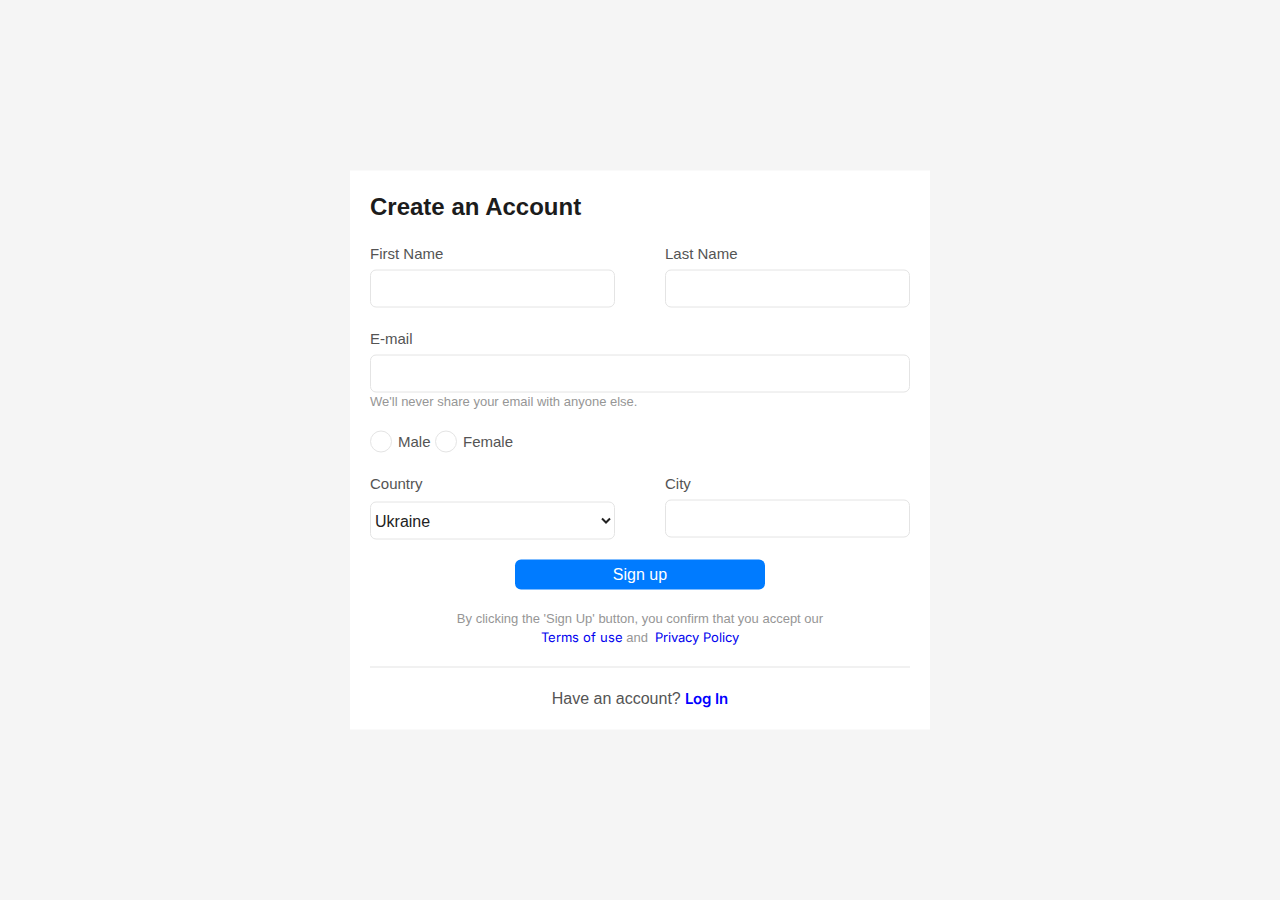
<file: Lesson 15/pages/index2.html>
<!DOCTYPE html>
<html lang="en">
  <head>
    <meta charset="UTF-8" />
    <meta http-equiv="X-UA-Compatible" content="IE=edge" />
    <meta name="viewport" content="width=device-width, initial-scale=1.0" />
    <link rel="stylesheet" href="../styles/reset.css" />
    <link rel="stylesheet" href="../styles/index.css" />
    <link rel="preconnect" href="https://fonts.googleapis.com"><link rel="preconnect" href="https://fonts.gstatic.com" crossorigin>
    <link href="https://fonts.googleapis.com/css2?family=Inter&display=swap" rel="stylesheet">
    <title>Form</title>
  </head>
  <body>
    <main>
      <section class="create-account-section">
        <div class="wrapper create-account-section__wrapper">
          <h1 class="title create-account-section__title">Create an Account</h1>
          <form class="create-account">
            <div class="flex-form">
              <div class="form-row form-row--first-name">
                 <label for="first-name-input" class="subtitle create-account-section__subtitle">
                  First Name
                 </label>
                 <input type="text" name="first-name-input" id="first-name-input">
              </div>
              <div class="form-row form-row--last-name">
                 <label for="last-name-input" class="subtitle create-account-section__subtitle">
                  Last Name
                 </label>
                 <input class="input__main" type="text" name="last-name-input" id="last-name-input">
              </div>
              <div class="form-row form-row--email">
                 <label for="email-input" class="subtitle create-account-section__subtitle">
                  E-mail
                 </label>
                 <input type="email" name="email-input" id="email-input" />
                 <p class="comment">
                  We'll never share your email with anyone else.
                 </p>
              </div>
              <div class="form-row form-row--gender">
                 <label class="subtitle radio radio__customization">
                  Male
                  <input type="radio" name="gender" value="male" />
                  <span class="mark"></span>
                 </label>
                 <label class="subtitle radio radio__customization">
                  Female
                  <input type="radio" name="gender" value="female" />
                  <span class="mark"></span>
                </label>
              </div>
              <div class="form-row form-row--country">
                 <label for="country" class="subtitle create-account-section__subtitle">
                  Country
                 </label>
                <select name="country" id="country">
                    <option value="Ukraine">Ukraine</option>
                    <option value="USA">USA</option>
                    <option value="Spain">Spain</option>
                    <option value="China">China</option>
                    <option value="Canada">Canada</option>
                    <option value="Poland">Poland</option>
                   <option value="Netherlands">Netherlands</option>
                </select>
              </div>
              <div class="form-row form-row--city">
                 <label for="city-input" class="subtitle create-account-section__subtitle">
                  City
                 </label>
                 <input type="text" name="city-input" id="city-input" />
              </div>
              <div class="form-button">
                 <button class="submit-button" type="submit">Sign up</button>
              </div>
            </div>
          </form>
          <p class="comment comment-border"> By clicking the 'Sign Up' button, you confirm that you accept our<br>
            <a class="link_privacy__link" href="#">Terms of use</a>&nbsp;and&nbsp;
            <a class="link_privacy__link" href="#">Privacy Policy</a>
          </p>
          <span class="log-in">
             Have an account?
             <a class="link log-in__link" href="#">Log In</a>
          </span>
        </div>
      </section>
    </main>
  </body>
</html>
</file>
<file:  Lesson 11/styles/index.css>
*{
    box-sizing: border-box;
}
body{
    font-family: 'Poppins', sans-serif;
    overflow-x: hidden;
    width: 1400px;
}

/* header */
header{
    margin-top: 20px;
    margin-bottom: 30px;
}
.header_head{
    margin-left: 145px;
    margin-right: 145px;
    height: 78px;
    display: flex;
    justify-content: space-between;
    align-items: center;
}
/* header_left */
.header_logo{
    width: 185px;
    height: 32px;
}
.header_logo > img{
    width: 100%;
}
/* header_right */
.header_nav{
    display: flex;
    width: 605px;
    justify-content: space-between;
}
.left_list{
    width: 350px;
    display: flex;
    align-items: center;
}
.left_item{
    margin-right: 20px;
}
.left_link{
    font-size: 14px;
    font-weight: 400;
    color: #2F281E;
    line-height: 28px;
    text-decoration: none;
}
.right_list{
    display: flex;
    align-items: center;
}
.right_item{
    display: flex;
    align-items: center;
    border-radius: 4px;
}
.first_item{
    background-color: #FFFFFF;
    border: 1px solid #BCD0E5;
    height: 44px;
    margin-right: 14px;
}
.second_item{
    background-color: #FF9900;
    height: 46px;
}
.right_link{
    padding: 13px 23px;
    font-size: 18px;
    font-weight: 600;
    text-decoration: none;
}
.first_link{
    color: #173A56;
}
.second_link{
    color: #FFFFFF;
}

/* main */
.container{
    display: flex;
    margin-left: 145px;
    margin-right: 129px;
    height: 495px;
    margin-bottom: 111px;
}
/* section_first */
.section_first{
    width: 520px;
}
.section_title{
    font-size: 44px;
    font-weight: 700;
    line-height: 54px;
    color: #2F281E;
    margin-bottom: 20px;
    margin-top: 83px;
}
.section_text{
    width: 458px;
    font-size: 18px;
    font-weight: 400;
    line-height: 28px;
    color: #544837;
    margin-bottom: 45px;
    width: 458px;
}
.section_list{
    display: flex;
    justify-content: space-between;
    align-items: center;
    max-width: 366px;
    height: 53px;
}
.section_item__left{
    background: #FF9900;
    height: 53px;
    border-radius: 4px;
    display: flex;
    align-items: center;
}
.section_link__left{
    font-size: 16px;
    font-weight: 700;
    color: #fff;
    text-decoration: none;
    line-height: 24px;
    padding: 15px 41px 14px 41px;
}
.section_item__right{
    height: 23px;
    cursor: pointer;
}
.section_item__right > img{
    width: 20px;
    height: 17px;
    margin-right: 9px;
}
.section_link__right{
    font-size: 16px;
    font-weight: 600;
    color: #FF9900;
    line-height: 24px;
    
}
/* section_right */
.section_right{
    width: 605px;
}

/* feature */

.feature{
    margin-left: 145px;
    margin-right: 129px;
    margin-bottom: 210px;
}
.feature_section{
    margin-bottom: 54px;
}
.feature_title{
    font-size: 36px;
    font-weight: 700;
    text-align: center;
    color: #2F281E;
    margin-bottom: 54px;
    line-height: 54px;
    width: 521px;
    margin: 0 auto;
}
.feature_content{
    display: flex;
    justify-content: space-between;
    margin-bottom: 34px;
}
.content{
    width: 240px;
}
.content_img{
    width: 50px;
    height: 50px;
    margin-bottom: 30px;
}
.content_title{
    font-size: 22px;
    font-weight: 600;
    color: #2F281E;
    line-height: 33px;
    margin-bottom: 13px;
}
.content_text{
    font-size: 16px;
    font-weight: 500;
    line-height: 26px;
    color: #544837;
}
.content_nav{
    display: flex;
    justify-content: center;
}
.content_list{
    max-width: 175px;
    height: 53px;
    display: flex;
    align-items: center;
}
.content_item{
    display: flex;
    background: #FF9900;
    border-radius: 4px ;
}
.content_link{
    font-size: 16px;
    font-weight: 700;
    color: #ffffff;
    line-height: 24px;
    text-decoration: none;
    padding: 15px 32px 14px 33px;
}


/* proffecion */

.proffecion{
    margin-left: 145px;
    margin-right: 129px;
}

/* first */
.first{
    display: flex;
    justify-content: space-between;
    margin-bottom: 100px;
}
.first_text__1{
    padding-top: 26px;
}

/* second */
.second{
    display: flex;
    justify-content: space-between;
    margin-bottom: 104px;
}
.second_text__1{
    padding-top: 49px;
}
.second_content{
    display: flex;
}
.second_img{
    width: 35px;
    height: 35px;
    margin-right: 30px;
}
.second_text{
    font-size: 16px;
    font-weight: 500;
    line-height: 26px;
    color: #544837;
    width: 365px;
    margin-bottom: 30px;
}

/* last */
.last{
    display: flex;
    justify-content: space-between;
    margin-bottom: 146px;
}
.last_text__1{
    padding-top: 39px;
}
.proffecion_first{
    width: 486px;
}

.first_text{
    font-size: 16px;
    font-weight: 500;
    line-height: 24px;
    color: #544837;
    margin-bottom: 3px;
}
.proffecion_title{
    font-size: 36px;
    font-weight: 700;
    line-height: 54px;
    color: #2F281E;
    margin-bottom: 22px;
}
.proffecion_text{
    font-size: 16px;
    font-weight: 500;
    line-height: 26px;
    color: #544837;
    margin-bottom: 25px;
}
.proffecion_text_2{
    margin-bottom: 30px;
}
.proffecion_title_2{
    font-size: 16px;
    font-weight: 700;
    line-height: 26px;
    color: #2F281E;
    margin-bottom: 12px;
}
.first_img{
    width: 520px;
    height: 574px;
}
.first_img > img{
    width: 100%;
}


/* footer */

.footer{
    display: flex;
    margin-left: 145px;
    margin-right: 129px;
    margin-bottom: 83px;
    border-top: #BCD0E5 solid 1px;
}
.footer_logo{
    margin-top: 102px;
    width: 185px;
    height: 32px;
    margin-right: 126px;
}
.footer_logo > img{
    width: 100%;
}
.footer_nav{
    display: flex;
    justify-content: space-between;
    width: 424px;
    height: 140px;
    margin-top: 167px;
    margin-right: 82px;
}
.footer_list{
    display: flex;
    flex-direction: column;
    justify-content: space-between;
}
.footer_link{
    font-size: 16px;
    font-weight: 400;
    color: #544837;
    text-decoration: none;
}

/* footer_btn */
.footer_btn{
    height: 108px;
    margin-top: 193px;
}
.footer_input{
    width: 325px;
    height: 48px;
    margin-bottom: 21px;
    border: 1px solid #BCD0E5;
    border-radius: 4px;
    padding: 10px 128px 10px 15px;
    font-size: 16px;
    font-family: ProximaNova sans-serif;
    line-height: 28px;
    color: #BCD0E5;
}
.footer_btn__list{
    width: 131px;
    height: 39px;
}
.footer_btn__item{
    background: #FF9900;
    border-radius: 4px;
    display: flex;
    align-items: center;
}
.footer_btn__link{
    font-size: 16px;
    font-weight: 700;
    line-height: 24px;
    text-align: center;
    color: #fff;
    padding: 8px 15px 7px;
    cursor: pointer;
    text-decoration: none;
}
</file>
<file: Lesson 12/styles/index.css>
header{
    position: absolute;
    width: 644px;
    height: 45px;
    left: 397px;
    top: 120px;
}
h2{
    font-family: 'Delius Unicase',sans-serif;
    font-style: normal;
    font-weight: 400;
    font-size: 36px;
    line-height: 45px;
    text-align: center;
    letter-spacing: 0.05em;

    color: #000000;
}
main{
    width: 1400px;
    margin: 135px;
    margin-top: 245px;
    display: flex;
    flex-direction: column;
    justify-content: space-between;
    /* text-align: center; */
}

.wrapper{
    display: grid;
    grid-template-columns: 370px 770px 370px;
    grid-template-rows: 370px; 
    grid-gap: 30px;
    grid-row-gap: 30px;
    padding-bottom: 40px;
}
.wrapper_2{
    display: grid;
    grid-template-columns: 770px 370px 370px;
    grid-template-rows: 370px; 
    grid-gap: 30px;
    grid-row-gap: 30px;
    padding-bottom: 40px;
}
.img-item{
    grid-row-start: 1;
    grid-row-end: 2;
    grid-column-start: 1;
    grid-column-end: 2;
}
.img-item1{
    grid-row-start: 1;
    grid-row-end: 2;
    grid-column-start: 2;
    grid-column-end: 4;
}
.img-item2{
    grid-row-start: 1;
    grid-row-end: 2;
    grid-column-start: 1;
    grid-column-end: 3;
}
.img-item3{
    grid-row-start: 1;
    grid-row-end: 2;
    grid-column-start: 3;
    grid-column-end: 4;
} 
.img-item4{
    grid-row-start: 3;
    grid-row-end: 4;
    grid-column-start: 1;
    grid-column-end: 2;
} 
.img-item5{
    grid-row-start: 3;
    grid-row-end: 4;
    grid-column-start: 2;
    grid-column-end: 4;
} 
img{
    overflow: hidden;
    opacity: 100%;
    -webkit-filter: blur(0);
    filter: blur(0)

}
img:hover{
    border-radius: 20px;
    -webkit-filter: blur(1px);
    filter: blur(1px)
    opacity(0,6)
    
}
.figcaption{
    position: relative;
    text-align: center;
    font-family: 'Roboto';
    font-style: normal;
    font-weight: 500;
    font-size: 20px;
    line-height: 23px;
    color: #FFFFFF;

}
.bottom-left {
    position: absolute;
    bottom: 30px;
    left: 16px;
}
.bottom-right {
    position: absolute;
    bottom: 30px;
    right: 16px;
}











.grid-example {
    display: grid;
    grid-template-columns: repeat(3, 370px);
    grid-template-rows: repeat(3, 370px);
    grid-gap: 30px;
}
</file>
<file: Lesson 13-14/styles/index.css>
* {
    margin: 0%;
    padding: 0%;
}
body{
    position:relative;
    width: 1440px;
    height: 3081px;

    background: #FFFFFF;
}
.wrapper{
    position: fixed;
    width: 785px;
    height: 2931px;
    left: 535px;
    top: 150px;
    /* я з цією картинкою намахалась і вона всеодно не прилипає,а я вже заплутала сама себе і не бачу чому */
    background-image: url(../images/bg-picture.png);
    background-repeat: no-repeat;
    background-size:40%;
    background-position:right;
    background-position-y: 150px;
    background-attachment: fixed; 
     
}
header{
    position: absolute;
    text-align: center;
    width: 1440px;
    height: 80px;
    top: 15px;
    margin-bottom: 150px;
}
.container{
   display: flex;
   flex-direction:row;
   justify-content: center;
    width: 1200px;
    height: 54px;
    left: 150px;
}
.logo{
    padding-left: 150px;
}
.lang{
    padding-right: 50px;
}
.wrapper{
    position:absolute;
    overflow: auto;
    width: 785px;
    height: 2931px;
    left: 535px;
    top: 150px;

}
.side-bar-item{
    position: sticky;
    width: 385px;
    height: 462px;
    left: 50px;
    padding-top: 150px;
}
a{  
    font-family: 'Francois One',sans-serif;
    font-style: normal;
    font-weight: 400;
    font-size: 36px;
    line-height: 48px;
    letter-spacing: 0.04em;
    text-decoration: none;
    color: #000000;
}
.section-item{
    display: flex;
    flex-direction: column;
    align-items: flex-start;
    padding: 10px 10px 40px;
    gap: 40px;
}
.title{
    width: 234px;
    height: 48px;
    white-space: nowrap;
    font-family: 'Francois One', sans-serif; 
    font-style: normal;
    font-weight: 400px;
    font-size: 36px;
    line-height: 48px;
}
sup{
    vertical-align:text-top;
    width: 100px;
    height: 20px;

    font-family: 'Farro';
    font-style: normal;
    font-weight: 300px;
    font-size: 25px;
    line-height: 30px;
    letter-spacing: 0.04em;

    color: #000000;
}
article{
    width: 785px;
    font-family: 'PT Sans',sans-serif;
    font-style: normal;
    font-weight: 400px;
    font-size: 28px;
    line-height: 48px;
    color: #000000;
}
i{
    font-family:'PT Sans:ital',sans-serif;
    font-style:italic;
}
b{
    font-family:"PT Sans 700",sans-serif;
}
pre{
    display: inline;
    background-color: darkgrey;
}
</file>
<file: Lesson 16/styles/index.css>
@import url('https://fonts.googleapis.com/css2?family=Nunito+Sans:wght@600&family=Roboto&display=swap');

body{
  position: relative;
  width: 1440px;
  height: 934px;

  background: #FFFFFF;
}
header{
  width: 1440px;
  height: 80px;
  left: 0px;
  top: 0px;
  border-bottom: 1px solid #EFEEF3;    
}
.wrapper_logo{
  padding-top: 15px;
}
.icon_item_logo { 
  width: 200px;
  height: 35px;
  padding-left: 136px;
}
.wrapper_service{
  display: flex;
  flex-direction: row;
  align-items: flex-start;
  gap: 30px;
  
  width: 1170px;
  height: 340px;
  padding-left: 138px;
}
main{
  padding-top: 100px;
}
h2{
  /* position: absolute; */
  width: 108px;
  height: 20px;
  padding-left: 138px;
  font-family: 'Roboto';
  font-style: normal;
  font-weight: 400;
  font-size: 16px;
  line-height: 21px;
  color: #7690A8;
}
h1{
  width: 377px;
  height: 46px;
  padding-left: 138px;
  padding-top: 15px;
  padding-bottom: 40px;
  margin: 0;
  font-family: 'Nunito Sans';
  font-style: normal;
  font-weight: 600;
  font-size: 40px;
  line-height: 52px;
  letter-spacing: 0.2px;
  color: #16133D;
}
.cards_item{
  display: flex;
  flex-direction: column;
  align-items: flex-start;
  padding: 0px;
  gap: 30px;
  width: 370px;
  height: 340px;

  background: #FFFFFF;
  border: 1px solid #E5EAF4;
  border-radius: 8px;
}
.content{
  display: flex;
  flex-direction: column;
  justify-content: center;
  align-items: flex-start;
  padding: 40px;
  gap: 30px;

  width: 290px;
  height: 260px;
}
.wrapper_vector{
  display: flex;
  justify-content: center;
  width: 38.75px;
  height: 36px;
  /* padding-left: 13px;
  padding-top: 14.5px; */
  border: 1px solid rgba(21, 101, 216, 0.1);
  border-radius: 16px;
  padding: 8px;
}
/* .icon_item_hover{
  visibility: hidden;
} */
.icon_item:hover{
  color:#52C29D ;
}
#Vector:hover{
  color:#52C29D ;
}
.title_item{
  width: 80px;
  height: 20px;
  padding-left: 13px;

  font-family: 'Roboto';
  font-style: normal;
  font-weight: 400;
  font-size: 24px;
  line-height: 21px;
  letter-spacing: 0.2px;
  color: #16133D;
}
.lorem_item{
  width: 275px;
  height: 80px;
  padding-left: 13px;

  font-family: 'Roboto';
  font-style: normal;
  font-weight: 400;
  font-size: 16px;
  line-height: 28px;
  color: #16133D;
}
.link_item{
  width: 90px;
  height: 20px;
  padding-left: 13px;
  font-family: 'Roboto';
  font-style: normal;
  font-weight: 600;
  font-size: 16px;
  line-height: 19px;
  text-decoration: none;

  color: #3DB370;

}
footer{
  padding-top: 100px;
}
.wrapper{
  width: 1440px;
  height: 193px;
  margin-left: 0px;

  background: #16133D;
}
.wrapper_logo_footer{
  padding-top: 40px;
}
 .wrapper_socials_item{
  display: flex;
  flex-direction: row;
  align-items: flex-start;
  padding-left: 138px;
  padding-top: 40px;
  gap: 10px;

  width: 230px;
  height: 38px;
} 
.socials_item{
  width: 38px;
  height: 38px;
  background: #EFEEF3;
  border-radius: 5px;
}
.cards_item:hover{
  border: 1px solid #3DB370;
  border-radius: 8px;
}
.wrapper_vector:hover{
  border: 1px solid #3DB370;
  border-radius: 8px;
  
}
</file>
<file: Lesson 35/styles/styles.css>
img {
  max-width: 100%;
}

.modal {
  display: none;
  width: 350px;
  height: 350px;
  position: absolute;
  top: 50%;
  left: 50%;
  transform: translate(-50%, -50%);
  z-index: 2;
}

.btn {
  margin: 20px 50%;
  transform: translate(-50%, -50%);
}

.btn--close {
  position: absolute;
  background-color: transparent;
  border: none;
  font-size: 30px;
  color: red;
}

.third-task {
  margin: 20px auto;
  text-align: center;
  position: relative;
}

.trafficlight__img {
  margin: 20px auto;
  text-align: center;
  width: 400px;
}

.trafficlight__list {
  display: flex;
  flex-direction: column;
}

.trafficlight {
  position: absolute;
  transform: translate(-50%, -50%);
  height: 100px;
  width: 100px;
  border-radius: 50%;
  text-align: center;
  z-index: -1;
}

.trafficlight--red {
  left: 49%;
  top: 74%;
  background-color: red;
}

.trafficlight--orange {
  background-color: orange;
  left: 49%;
  top: 48%;
}

.trafficlight--green {
  background-color: green;
  left: 49%;
  top: 20%;
}

.active {
  display: flex;
}/*# sourceMappingURL=styles.css.map */
</file>
<file: Lesson 15/styles/index.css>
body {
    background-color: whitesmoke;
    font-family: 'Roboto',sans-serif;
    font-style: normal;
}
.wrapper {
    max-width: 100%;
    width: 540px;
    background-color:#FFFFFF;
    position: absolute;
    top: 50%;
    left: 50%;
    transform: translate(-50%, -50%);
    padding: 20px;
}
input {
    background: #FFFFFF;
    border: 1px solid #E4E4E4;
    border-radius: 6px;
    width: 245px;
    height: 38px;
    margin-top: 5px;
    padding: 0px 10px 0px;
    box-sizing: border-box;
}

a {
    text-decoration: none;
}
input:focus {
    border: #007BFF 1px solid;
    box-sizing: border-box;
}

label {
    display: block;  
}
.flex-form {
    display: flex;
    flex-wrap: wrap;
    justify-content: space-between;
}

.title {
    font-weight: 600;
    font-size: 24px;
    line-height: 32px;  
    color: #1C1C1C;
}
.subtitle {
    font-weight: 400;
    font-size: 15px;
    line-height: 22px;
    color: #545454;
}
.comment {
    font-weight: 400;
    font-size: 13px;
    line-height: 18px;
    color: #969696;
    display: block;
}
#country {
    width: 245px;
    height: 38px;
    background: #FFFFFF;
    border: 1px solid #E4E4E4;
    box-sizing: border-box;
    border-radius: 6px;
    margin-top: 7px;
}
.radio {
    display: inline-block;
    font-weight: 400;
    font-size: 15px;
    line-height: 22px;    
    color: #545454;
}
.radio__customization {
    position: relative;
    padding-left: 28px;
    cursor: pointer;
}
.radio__customization .mark {
    position: absolute;
    top: 0;
    left: 0;
    height: 20px;
    width: 20px;
    background-color: white;
    border: 1px solid #E4E4E4;
    border-radius: 50%;
}

.radio__customization input {
    position: absolute;
    width: 0;
    height: 0;
}
.radio__customization input:checked ~.mark {
    background-color: blue;
}
.label__radio--custom .mark::after {
    content: '';
    width: 8px;
    height: 8px;
    border-radius: 50%;
    background-color: white;
    position: absolute;
    top: 50%;
    left: 50%;
    transform: translate(-50%, -50%);
}
.form-row {
    margin-top: 20px;
}
.link {
    font-weight: 400;
    font-size: 13px;
    line-height: 18px;
    color: blue;
}
.form-row--email {
    width: 100%;
}
#email-input {
    width: 100%;
}
.test-email {
    width: 100%;
    display: block;
    margin-right:25px;
}

.form-row--gender {
    width: 100%;
}

.comment-border {
    padding: 20px 60px;
    text-align: center;
    border-bottom: #E4E4E4 solid 1px;
}
.log-in {
    display: block;
    text-align: center;
    padding-top: 20px;
    color: #545454;
}
.link_privacy__link{
    font-family: 'Inter';
    font-style: normal; 
}
.log-in__link {
    font-family: 'Inter';
    font-style: normal;
    font-weight: 600;
    font-size: 15px;
    line-height: 22px;
}
.form-button {
    width: 100%;
    margin-top: 20px;
    display: flex;
    justify-content: space-around;
    
}
.submit-button {
    width: 250px;
    height: 30px;
    border: white;
    background-color: #007BFF;
    color: white;
    box-sizing: border-box;
    border-radius: 6px;
}

.profile-section__wrapper {
    padding-bottom: 50px;
}
.form-row--photo {
    width: 100%;
    display: flex;
    position: relative;

}
#photo-input {
    display: none;
}
.upload {
    width: 200px;
    height: 100px;
    position: relative;
    margin-left: 20px;
}
i.fa {
    width: 30px;
    height: 30px;
    line-height: 26px;
    text-align: center;
    position: relative;
    z-index: 2;
    float: right;
    color: #969696;
}
.upload-customization {
    width: 138px;
    height: 30px;
    border: 1px solid #E4E4E4;
    border-radius: 6px;
    margin-top: 30px;
    position: relative;
    cursor: pointer;
    box-sizing: border-box;

}
.upload-customization::after {
    content:'Upload file...';
    display: block;
    text-align: center;
    font-size: 15px;
    padding-top: 3px;
    color: #969696;
}
.upload::after {
    content: "Up to 1 MB (300x300 px)";
    position: absolute;
    top: 70px;
    font-weight: 400;
    font-size: 13px;
    line-height: 18px;
    color: #969696;

}
.button-trashcan {
    background: #FFFFFF;
    border: 1px solid #E4E4E4;
    box-sizing: border-box;
    position: relative;
    border-radius: 6px;
    top: 30px;
    width: 30px;
    height: 30px;
    margin-left:-50px;
}
.button-trashcan__icon {
    color: #969696;
}
</file>
<file: Lesson 16/styles/resset.css>
/* http://meyerweb.com/eric/tools/css/reset/
   v2.0-modified | 20110126
   License: none (public domain)
*/

html, body, div, span, applet, object, iframe,
h1, h2, h3, h4, h5, h6, p, blockquote, pre,
a, abbr, acronym, address, big, cite, code,
del, dfn, em, img, ins, kbd, q, s, samp,
small, strike, strong, sub, sup, tt, var,
b, u, i, center,
dl, dt, dd, ol, ul, li,
fieldset, form, label, legend,
table, caption, tbody, tfoot, thead, tr, th, td,
article, aside, canvas, details, embed,
figure, figcaption, footer, header, hgroup,
menu, nav, output, ruby, section, summary,
time, mark, audio, video {
  margin: 0;
	padding: 0;
	border: 0;
	font-size: 100%;
	font: inherit;
	vertical-align: baseline;
}

/* make sure to set some focus styles for accessibility */
:focus {
    outline: 0;
}

/* HTML5 display-role reset for older browsers */
article, aside, details, figcaption, figure,
footer, header, hgroup, menu, nav, section {
	display: block;
}

body {
	line-height: 1;
}

ol, ul {
	list-style: none;
}

blockquote, q {
	quotes: none;
}

blockquote:before, blockquote:after,
q:before, q:after {
	content: '';
	content: none;
}

table {
	border-collapse: collapse;
	border-spacing: 0;
}

input[type=search]::-webkit-search-cancel-button,
input[type=search]::-webkit-search-decoration,
input[type=search]::-webkit-search-results-button,
input[type=search]::-webkit-search-results-decoration {
    -webkit-appearance: none;
    -moz-appearance: none;
}

input[type=search] {
    -webkit-appearance: none;
    -moz-appearance: none;
    -webkit-box-sizing: content-box;
    -moz-box-sizing: content-box;
    box-sizing: content-box;
}

textarea {
    overflow: auto;
    vertical-align: top;
    resize: vertical;
}

/**
 * Correct `inline-block` display not defined in IE 6/7/8/9 and Firefox 3.
 */

audio,
canvas,
video {
    display: inline-block;
    *display: inline;
    *zoom: 1;
    max-width: 100%;
}

/**
 * Prevent modern browsers from displaying `audio` without controls.
 * Remove excess height in iOS 5 devices.
 */

audio:not([controls]) {
    display: none;
    height: 0;
}

/**
 * Address styling not present in IE 7/8/9, Firefox 3, and Safari 4.
 * Known issue: no IE 6 support.
 */

[hidden] {
    display: none;
}

/**
 * 1. Correct text resizing oddly in IE 6/7 when body `font-size` is set using
 *    `em` units.
 * 2. Prevent iOS text size adjust after orientation change, without disabling
 *    user zoom.
 */

html {
    font-size: 100%; /* 1 */
    -webkit-text-size-adjust: 100%; /* 2 */
    -ms-text-size-adjust: 100%; /* 2 */
}

/**
 * Address `outline` inconsistency between Chrome and other browsers.
 */

a:focus {
    outline: thin dotted;
}

/**
 * Improve readability when focused and also mouse hovered in all browsers.
 */

a:active,
a:hover {
    outline: 0;
}

/**
 * 1. Remove border when inside `a` element in IE 6/7/8/9 and Firefox 3.
 * 2. Improve image quality when scaled in IE 7.
 */

img {
    border: 0; /* 1 */
    -ms-interpolation-mode: bicubic; /* 2 */
}

/**
 * Address margin not present in IE 6/7/8/9, Safari 5, and Opera 11.
 */

figure {
    margin: 0;
}

/**
 * Correct margin displayed oddly in IE 6/7.
 */

form {
    margin: 0;
}

/**
 * Define consistent border, margin, and padding.
 */

fieldset {
    border: 1px solid #c0c0c0;
    margin: 0 2px;
    padding: 0.35em 0.625em 0.75em;
}

/**
 * 1. Correct color not being inherited in IE 6/7/8/9.
 * 2. Correct text not wrapping in Firefox 3.
 * 3. Correct alignment displayed oddly in IE 6/7.
 */

legend {
    border: 0; /* 1 */
    padding: 0;
    white-space: normal; /* 2 */
    *margin-left: -7px; /* 3 */
}

/**
 * 1. Correct font size not being inherited in all browsers.
 * 2. Address margins set differently in IE 6/7, Firefox 3+, Safari 5,
 *    and Chrome.
 * 3. Improve appearance and consistency in all browsers.
 */

button,
input,
select,
textarea {
    font-size: 100%; /* 1 */
    margin: 0; /* 2 */
    vertical-align: baseline; /* 3 */
    *vertical-align: middle; /* 3 */
}

/**
 * Address Firefox 3+ setting `line-height` on `input` using `!important` in
 * the UA stylesheet.
 */

button,
input {
    line-height: normal;
}

/**
 * Address inconsistent `text-transform` inheritance for `button` and `select`.
 * All other form control elements do not inherit `text-transform` values.
 * Correct `button` style inheritance in Chrome, Safari 5+, and IE 6+.
 * Correct `select` style inheritance in Firefox 4+ and Opera.
 */

button,
select {
    text-transform: none;
}

/**
 * 1. Avoid the WebKit bug in Android 4.0.* where (2) destroys native `audio`
 *    and `video` controls.
 * 2. Correct inability to style clickable `input` types in iOS.
 * 3. Improve usability and consistency of cursor style between image-type
 *    `input` and others.
 * 4. Remove inner spacing in IE 7 without affecting normal text inputs.
 *    Known issue: inner spacing remains in IE 6.
 */

button,
html input[type="button"], /* 1 */
input[type="reset"],
input[type="submit"] {
    -webkit-appearance: button; /* 2 */
    cursor: pointer; /* 3 */
    *overflow: visible;  /* 4 */
}

/**
 * Re-set default cursor for disabled elements.
 */

button[disabled],
html input[disabled] {
    cursor: default;
}

/**
 * 1. Address box sizing set to content-box in IE 8/9.
 * 2. Remove excess padding in IE 8/9.
 * 3. Remove excess padding in IE 7.
 *    Known issue: excess padding remains in IE 6.
 */

input[type="checkbox"],
input[type="radio"] {
    box-sizing: border-box; /* 1 */
    padding: 0; /* 2 */
    *height: 13px; /* 3 */
    *width: 13px; /* 3 */
}

/**
 * 1. Address `appearance` set to `searchfield` in Safari 5 and Chrome.
 * 2. Address `box-sizing` set to `border-box` in Safari 5 and Chrome
 *    (include `-moz` to future-proof).
 */

input[type="search"] {
    -webkit-appearance: textfield; /* 1 */
    -moz-box-sizing: content-box;
    -webkit-box-sizing: content-box; /* 2 */
    box-sizing: content-box;
}

/**
 * Remove inner padding and search cancel button in Safari 5 and Chrome
 * on OS X.
 */

input[type="search"]::-webkit-search-cancel-button,
input[type="search"]::-webkit-search-decoration {
    -webkit-appearance: none;
}

/**
 * Remove inner padding and border in Firefox 3+.
 */

button::-moz-focus-inner,
input::-moz-focus-inner {
    border: 0;
    padding: 0;
}

/**
 * 1. Remove default vertical scrollbar in IE 6/7/8/9.
 * 2. Improve readability and alignment in all browsers.
 */

textarea {
    overflow: auto; /* 1 */
    vertical-align: top; /* 2 */
}

/**
 * Remove most spacing between table cells.
 */

table {
    border-collapse: collapse;
    border-spacing: 0;
}

html,
button,
input,
select,
textarea {
    color: #222;
}


::-moz-selection {
    background: #b3d4fc;
    text-shadow: none;
}

::selection {
    background: #b3d4fc;
    text-shadow: none;
}

img {
    vertical-align: middle;
}

fieldset {
    border: 0;
    margin: 0;
    padding: 0;
}

textarea {
    resize: vertical;
}

.chromeframe {
    margin: 0.2em 0;
    background: #ccc;
    color: #000;
    padding: 0.2em 0;
}
</file>
